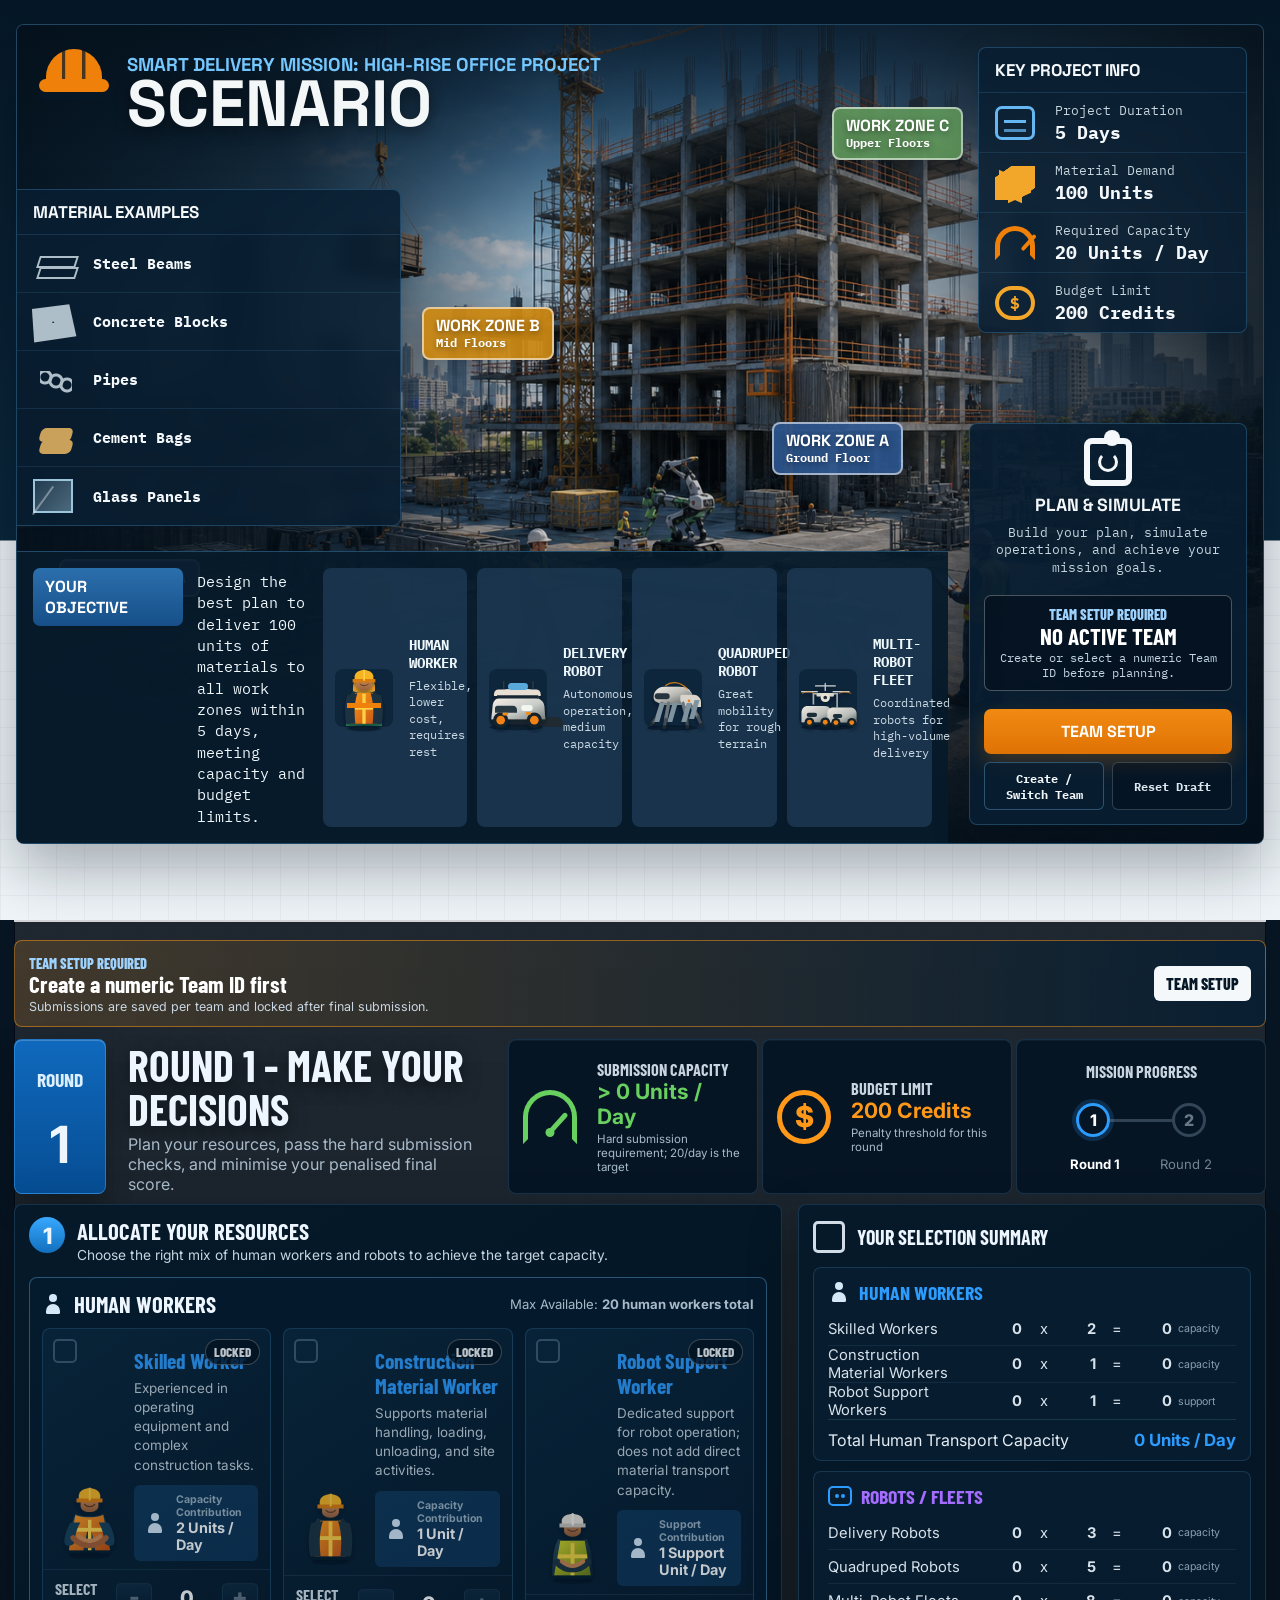
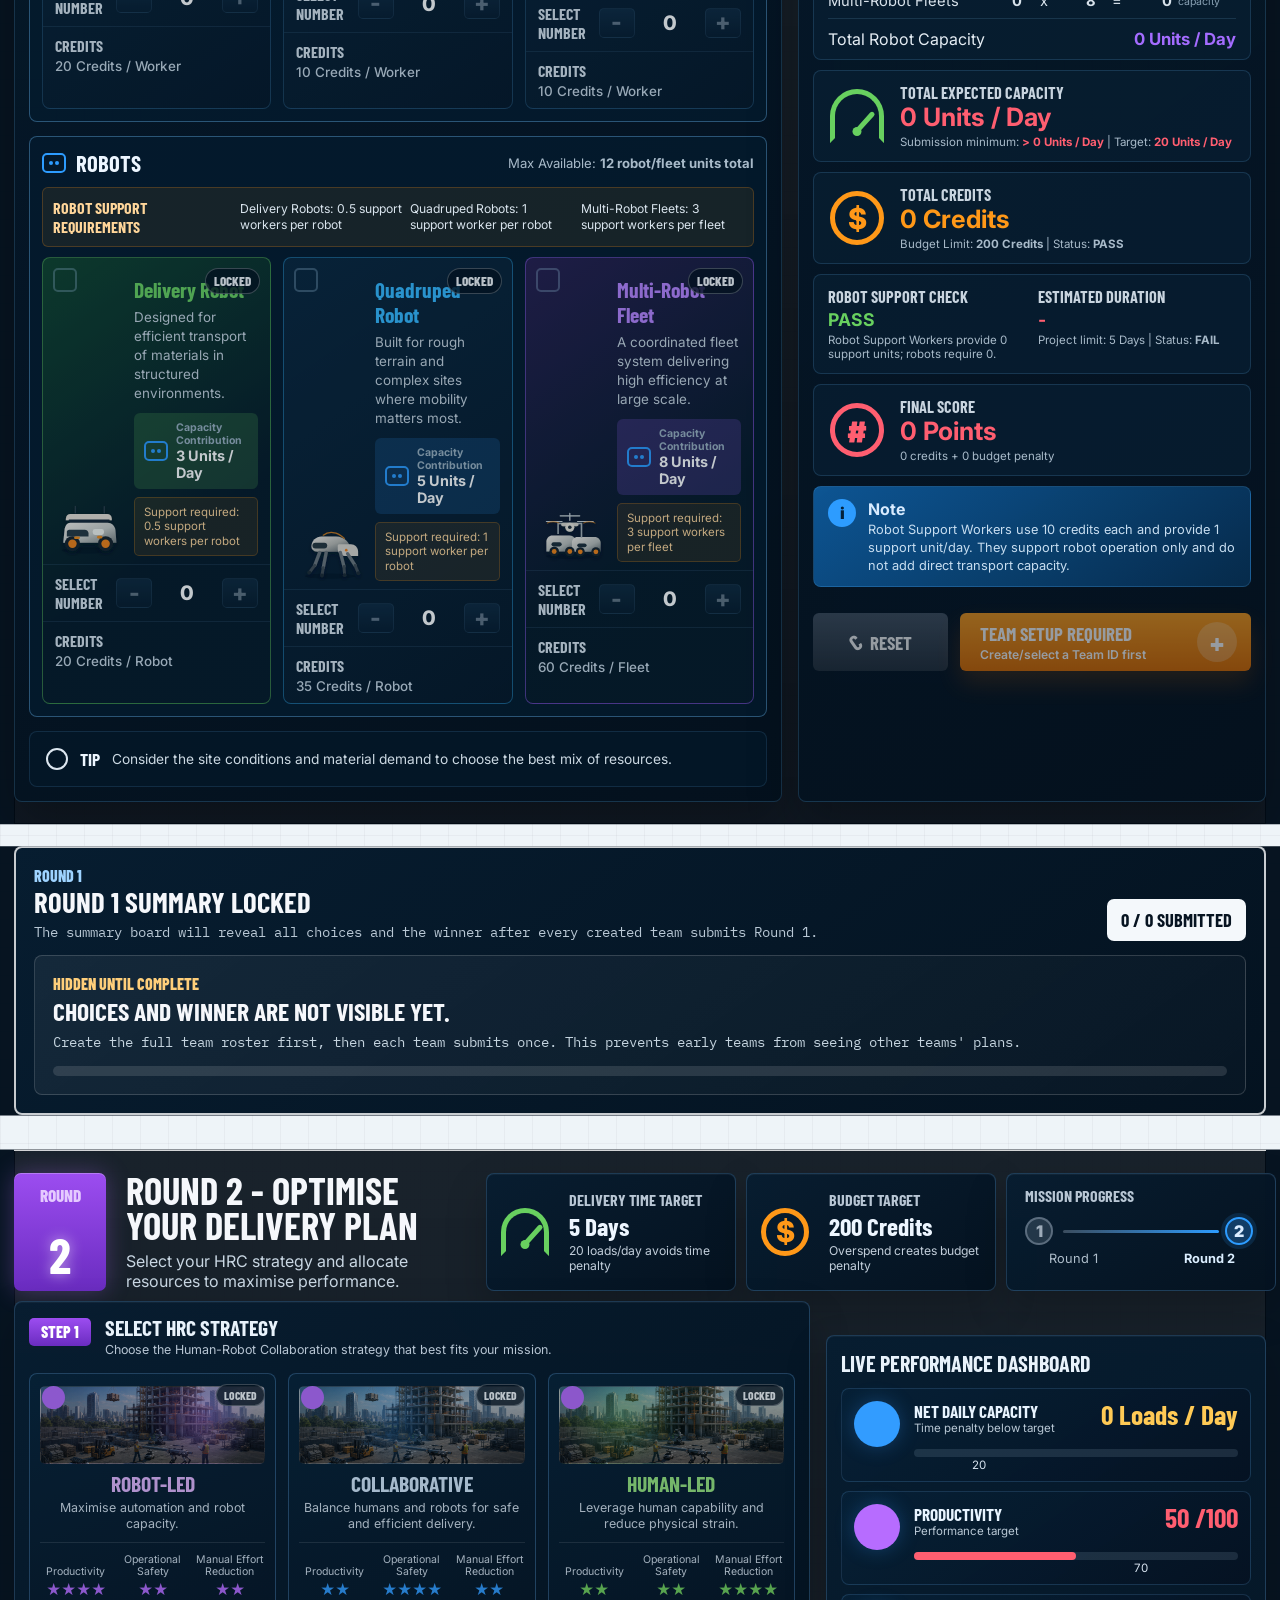
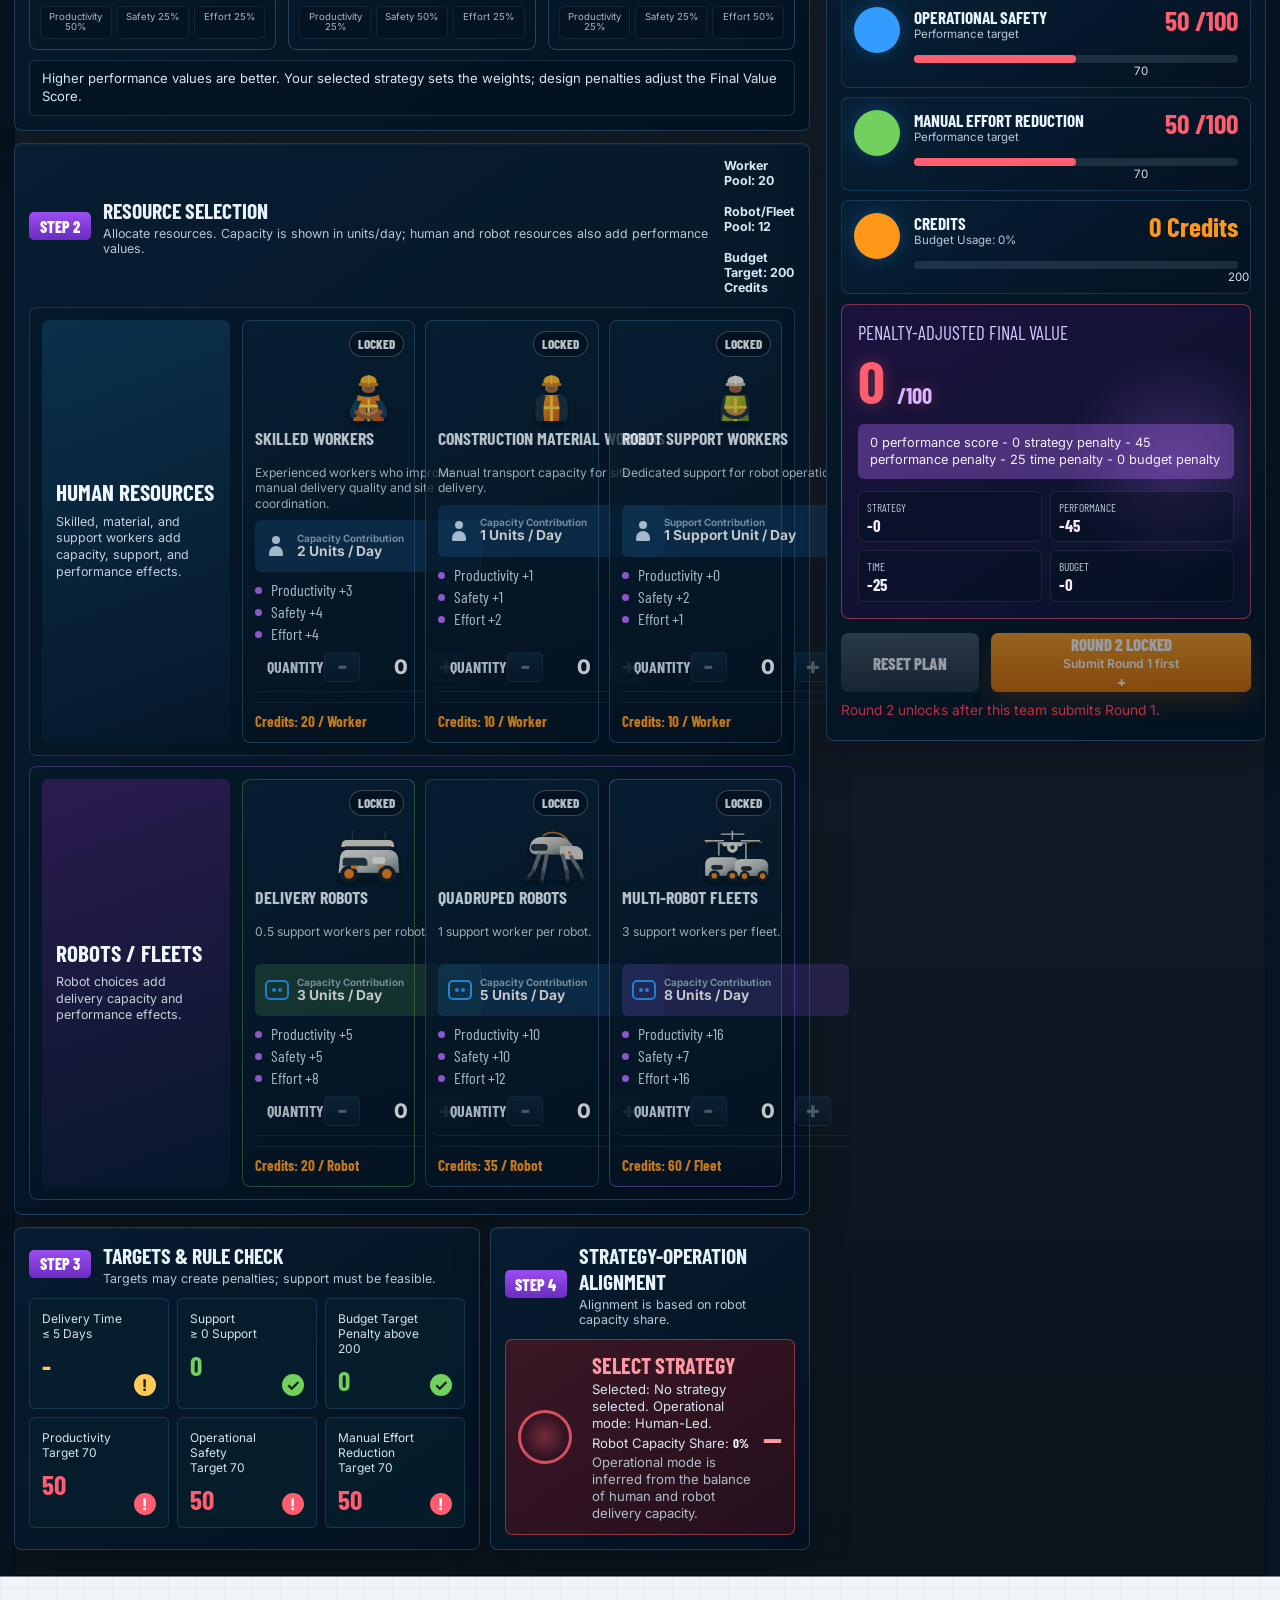
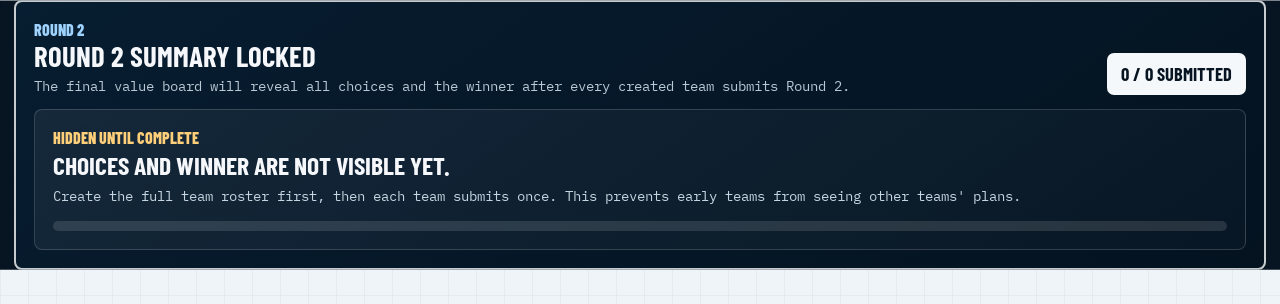
<file: index.html>
<!DOCTYPE html>
<html lang="en">
  <head>
    <meta charset="UTF-8" />
    <meta name="viewport" content="width=device-width, initial-scale=1.0" />
    <title>Construction Site of the Future</title>
    <link rel="preconnect" href="https://fonts.googleapis.com" />
    <link rel="preconnect" href="https://fonts.gstatic.com" crossorigin />
    <link
      href="https://fonts.googleapis.com/css2?family=Barlow+Condensed:wght@500;600;700&family=IBM+Plex+Mono:wght@400;500&family=Inter:wght@400;500;600;700&family=Space+Grotesk:wght@400;500;700&display=swap"
      rel="stylesheet"
    />
    <link rel="stylesheet" href="./styles.css?v=16" />
  </head>
  <body>
    <div class="app-shell">
      <header class="scenario-hero">
        <div class="scenario-visual" aria-label="High-rise construction logistics scenario">
          <img src="./assets/scenario-site.png" alt="High-rise office construction site with humans, robots, storage materials, and work zones" />
          <div class="scenario-shade"></div>

          <div class="scenario-title">
            <div class="hardhat-mark" aria-hidden="true"></div>
            <div>
              <p class="scenario-kicker">Smart Delivery Mission: High-Rise Office Project</p>
              <h1>Scenario</h1>
            </div>
          </div>

          <aside class="material-info" aria-label="Material examples">
            <h2>Material Examples</h2>
            <div class="material-row"><span class="material-beams"></span><strong>Steel Beams</strong></div>
            <div class="material-row"><span class="material-blocks"></span><strong>Concrete Blocks</strong></div>
            <div class="material-row"><span class="material-pipes"></span><strong>Pipes</strong></div>
            <div class="material-row"><span class="material-bags"></span><strong>Cement Bags</strong></div>
            <div class="material-row"><span class="material-glass"></span><strong>Glass Panels</strong></div>
          </aside>

          <div class="map-label storage-label">Storage Area</div>
          <div class="map-label zone-a-label">Work Zone A <span>Ground Floor</span></div>
          <div class="map-label zone-b-label">Work Zone B <span>Mid Floors</span></div>
          <div class="map-label zone-c-label">Work Zone C <span>Upper Floors</span></div>

          <aside class="project-info" aria-label="Key project information">
            <h2>Key Project Info</h2>
            <div class="info-row">
              <span class="info-symbol calendar-symbol" aria-hidden="true"></span>
              <div><span>Project Duration</span><strong>5 Days</strong></div>
            </div>
            <div class="info-row">
              <span class="info-symbol box-symbol" aria-hidden="true"></span>
              <div><span>Material Demand</span><strong>100 Units</strong></div>
            </div>
            <div class="info-row">
              <span class="info-symbol gauge-symbol" aria-hidden="true"></span>
              <div><span>Required Capacity</span><strong>20 Units / Day</strong></div>
            </div>
            <div class="info-row">
              <span class="info-symbol credit-symbol" aria-hidden="true"></span>
              <div><span>Budget Limit</span><strong>200 Credits</strong></div>
            </div>
          </aside>

          <div class="objective-ribbon">
            <div class="objective-copy">
              <strong>Your Objective</strong>
              <p>Design the best plan to deliver 100 units of materials to all work zones within 5 days, meeting capacity and budget limits.</p>
            </div>
            <div class="resource-preview" aria-label="Resource examples">
              <article>
                <span class="worker-figure image-figure" aria-hidden="true"><img src="./assets/worker-general.svg" alt="" /></span>
                <div><strong>Human Worker</strong><p>Flexible, lower cost, requires rest</p></div>
              </article>
              <article>
                <span class="cart-figure image-figure" aria-hidden="true"><img src="./assets/robot-delivery.svg" alt="" /></span>
                <div><strong>Delivery Robot</strong><p>Autonomous operation, medium capacity</p></div>
              </article>
              <article>
                <span class="quad-figure image-figure" aria-hidden="true"><img src="./assets/robot-quadruped.svg" alt="" /></span>
                <div><strong>Quadruped Robot</strong><p>Great mobility for rough terrain</p></div>
              </article>
              <article>
                <span class="fleet-figure image-figure" aria-hidden="true"><img src="./assets/robot-fleet.svg" alt="" /></span>
                <div><strong>Multi-Robot Fleet</strong><p>Coordinated robots for high-volume delivery</p></div>
              </article>
            </div>
          </div>

          <div class="plan-card">
            <div class="plan-icon" aria-hidden="true"></div>
            <strong>Plan &amp; Simulate</strong>
            <p>Build your plan, simulate operations, and achieve your mission goals.</p>
            <div class="active-team-card" id="active-team-card"></div>
            <a class="start-button" id="start-planning" href="./team.html">Start Planning</a>
            <div class="scenario-actions" aria-label="Scenario actions">
              <a class="button ghost" href="./team.html">Create / Switch Team</a>
              <button class="button ghost" id="reset-scenario" type="button">Reset Draft</button>
            </div>
          </div>
        </div>
      </header>
    </div>

    <main class="round-app" id="planning-workspace">
      <section class="workshop-team-banner" id="workshop-team-banner"></section>

      <header class="round-header">
        <div class="round-badge">
          <span>Round</span>
          <strong>1</strong>
        </div>
        <div class="round-title">
          <h1>Round 1 - Make Your Decisions</h1>
          <p>Plan your resources, pass the hard submission checks, and minimise your penalised final score.</p>
        </div>

        <section class="header-metric capacity-target" aria-label="Capacity target">
          <span class="metric-icon gauge-icon" aria-hidden="true"></span>
          <div>
            <small>Submission Capacity</small>
            <strong>&gt; 0 Units / Day</strong>
            <p>Hard submission requirement; 20/day is the target</p>
          </div>
        </section>

        <section class="header-metric budget-limit" aria-label="Budget limit">
          <span class="metric-icon coin-icon" aria-hidden="true"></span>
          <div>
            <small>Budget Limit</small>
            <strong>200 Credits</strong>
            <p>Penalty threshold for this round</p>
          </div>
        </section>

        <section class="mission-progress" aria-label="Mission progress">
          <small>Mission Progress</small>
          <div class="progress-steps">
            <span class="step active">1</span>
            <i></i>
            <span class="step">2</span>
          </div>
          <div class="step-labels">
            <strong>Round 1</strong>
            <span>Round 2</span>
          </div>
        </section>
      </header>

      <section class="decision-layout">
        <section class="resource-panel" aria-label="Allocate your resources">
          <div class="section-heading">
            <span class="section-step">1</span>
            <div>
              <h2>Allocate Your Resources</h2>
              <p>Choose the right mix of human workers and robots to achieve the target capacity.</p>
            </div>
          </div>

          <section class="resource-group">
            <div class="group-heading">
              <div>
                <span class="group-icon human-icon" aria-hidden="true"></span>
                <h3>Human Workers</h3>
              </div>
              <p>Max Available: <strong id="human-limit-label">20 human workers total</strong></p>
            </div>
            <div class="resource-grid" id="human-resource-grid"></div>
          </section>

          <section class="resource-group">
            <div class="group-heading">
              <div>
                <span class="group-icon robot-icon" aria-hidden="true"></span>
                <h3>Robots</h3>
              </div>
              <p>Max Available: <strong id="robot-limit-label">12 robot/fleet units total</strong></p>
            </div>
            <div class="support-rules" aria-label="Robot support requirements">
              <strong>Robot Support Requirements</strong>
              <span>Delivery Robots: 0.5 support workers per robot</span>
              <span>Quadruped Robots: 1 support worker per robot</span>
              <span>Multi-Robot Fleets: 3 support workers per fleet</span>
            </div>
            <div class="resource-grid" id="robot-resource-grid"></div>
          </section>

          <div class="tip-row">
            <span class="tip-icon" aria-hidden="true"></span>
            <strong>Tip</strong>
            <p>Consider the site conditions and material demand to choose the best mix of resources.</p>
          </div>
        </section>

        <aside class="summary-panel" aria-label="Your selection summary">
          <div class="summary-heading">
            <span class="summary-icon" aria-hidden="true"></span>
            <h2>Your Selection Summary</h2>
          </div>

          <div id="selection-summary"></div>

          <section class="result-card total-capacity" id="capacity-card"></section>
          <section class="result-card total-cost" id="cost-card"></section>
          <section class="support-card" id="support-card"></section>
          <section class="result-card final-score-card" id="final-score-card"></section>

          <div class="note-card">
            <span class="note-icon">i</span>
            <div>
              <strong>Note</strong>
              <p>Robot Support Workers use 10 credits each and provide 1 support unit/day. They support robot operation only and do not add direct transport capacity.</p>
            </div>
          </div>

          <div class="action-row">
            <button class="button reset-button" id="reset-round" type="button">
              <span aria-hidden="true">C</span>
              Reset
            </button>
            <button class="button confirm-button" id="confirm-round" type="button">
              <span>
                Confirm &amp; Calculate
                <small>Check Round 1 feasibility</small>
              </span>
              <b aria-hidden="true">+</b>
            </button>
          </div>

          <div class="confirmation-message" id="confirmation-message" role="status"></div>
        </aside>
      </section>
    </main>

    <section class="submission-board" id="round1-summary-board" aria-label="Round 1 submission summary"></section>

    <main class="round2-app" id="round-2-workspace">
      <header class="round2-header">
        <div class="round2-badge">
          <span>Round</span>
          <strong>2</strong>
        </div>
        <div class="round2-title">
          <h1>Round 2 - Optimise Your Delivery Plan</h1>
          <p>Select your HRC strategy and allocate resources to maximise performance.</p>
        </div>

        <section class="round2-top-card">
          <span class="metric-icon gauge-icon" aria-hidden="true"></span>
          <div>
            <small>Delivery Time Target</small>
            <strong>5 Days</strong>
            <p>20 loads/day avoids time penalty</p>
          </div>
        </section>

        <section class="round2-top-card">
          <span class="metric-icon coin-icon" aria-hidden="true"></span>
          <div>
            <small>Budget Target</small>
            <strong>200 Credits</strong>
            <p>Overspend creates budget penalty</p>
          </div>
        </section>

        <section class="round2-progress">
          <small>Mission Progress</small>
          <div class="progress-steps">
            <span class="step">1</span>
            <i></i>
            <span class="step active">2</span>
          </div>
          <div class="step-labels">
            <span>Round 1</span>
            <strong>Round 2</strong>
          </div>
        </section>
      </header>

      <section class="round2-layout">
        <div class="round2-main">
          <section class="round2-panel">
            <div class="round2-step-title strategy-step-title">
              <span>Step 1</span>
              <div>
                <h2>Select HRC Strategy</h2>
                <p>Choose the Human-Robot Collaboration strategy that best fits your mission.</p>
              </div>
            </div>
            <div class="strategy-card-grid" id="round2-strategy-grid"></div>
            <div class="strategy-note">Higher performance values are better. Your selected strategy sets the weights; design penalties adjust the Final Value Score.</div>
          </section>

          <section class="round2-panel">
            <div class="round2-step-title inline">
              <span>Step 2</span>
              <div>
                <h2>Resource Selection</h2>
                <p>Allocate resources. Capacity is shown in units/day; human and robot resources also add performance values.</p>
              </div>
              <div class="round2-availability">
                <b>Worker Pool: 20</b>
                <b>Robot/Fleet Pool: 12</b>
                <b>Budget Target: 200 Credits</b>
              </div>
            </div>
            <div class="round2-resource-grid" id="round2-resource-grid"></div>
          </section>

          <section class="round2-bottom-grid">
            <section class="round2-panel">
              <div class="round2-step-title inline">
                <span>Step 3</span>
                <div>
                  <h2>Targets &amp; Rule Check</h2>
                  <p>Targets may create penalties; support must be feasible.</p>
                </div>
              </div>
              <div class="constraint-grid" id="round2-constraints"></div>
            </section>

            <section class="round2-panel">
              <div class="round2-step-title inline">
                <span>Step 4</span>
                <div>
                  <h2>Strategy-Operation Alignment</h2>
                  <p>Alignment is based on robot capacity share.</p>
                </div>
              </div>
              <div class="alignment-card" id="round2-alignment"></div>
            </section>
          </section>
        </div>

        <aside class="round2-dashboard">
          <h2>Live Performance Dashboard</h2>
          <div id="round2-dashboard-metrics"></div>
          <section class="final-value-card" id="round2-final-value"></section>
          <div class="round2-actions">
            <button class="round2-reset" id="reset-round2" type="button">Reset Plan</button>
            <button class="round2-confirm" id="confirm-round2" type="button">
              <span>Confirm &amp; Calculate<small>See Round 2 Results</small></span>
              <b aria-hidden="true">+</b>
            </button>
          </div>
          <div class="confirmation-message" id="round2-confirmation" role="status"></div>
        </aside>
      </section>
    </main>

    <section class="submission-board round2-board" id="round2-summary-board" aria-label="Round 2 submission summary"></section>

    <script src="./database-config.js?v=2"></script>
    <script src="./database.js?v=2"></script>
    <script src="./app.js?v=22"></script>
  </body>
</html>
</file>
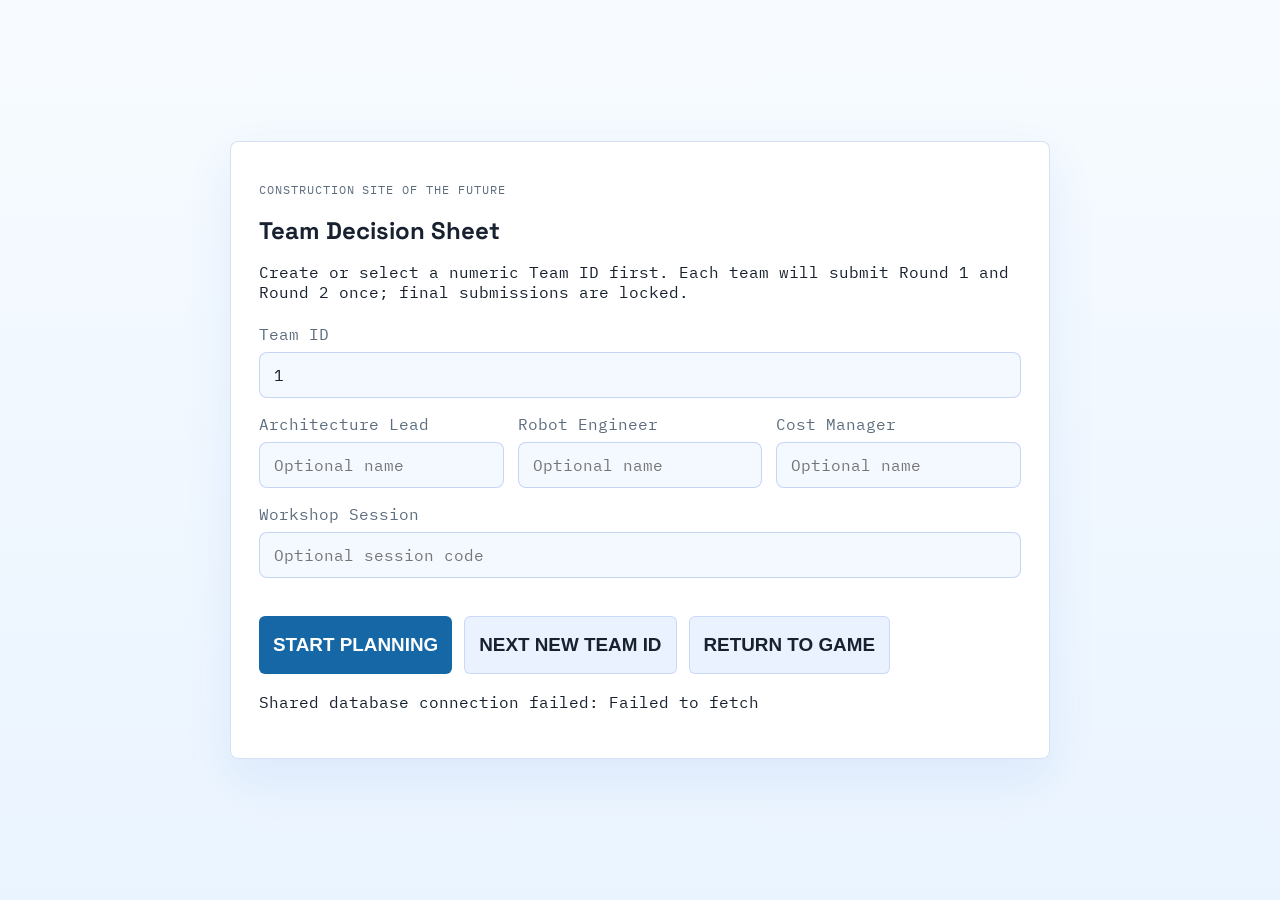
<file: team.html>
<!DOCTYPE html>
<html lang="en">
  <head>
    <meta charset="UTF-8" />
    <meta name="viewport" content="width=device-width, initial-scale=1.0" />
    <title>Team Decision Sheet | Construction Site of the Future</title>
    <link rel="preconnect" href="https://fonts.googleapis.com" />
    <link rel="preconnect" href="https://fonts.gstatic.com" crossorigin />
    <link
      href="https://fonts.googleapis.com/css2?family=Space+Grotesk:wght@400;500;700&family=IBM+Plex+Mono:wght@400;500&display=swap"
      rel="stylesheet"
    />
    <link rel="stylesheet" href="./styles.css" />
    <style>
      body {
        min-height: 100vh;
        display: grid;
        place-items: center;
        margin: 0;
        background: linear-gradient(180deg, #f7fbff 0%, #eaf4ff 100%);
        color: var(--ink);
      }

      .team-setup-page {
        width: min(820px, calc(100% - 32px));
        margin: 0 auto;
        padding: 32px 0;
      }

      .team-setup-card {
        padding: 28px;
        border: 1px solid rgba(31, 90, 204, 0.18);
        background: rgba(255, 255, 255, 0.96);
        box-shadow: 0 20px 50px rgba(31, 90, 204, 0.08);
      }

      .decision-sheet-title {
        margin: 0;
        font-family: "Space Grotesk", sans-serif;
      }

      .team-setup-form {
        display: grid;
        gap: 16px;
        margin-top: 22px;
      }

      .team-setup-form label {
        display: grid;
        gap: 8px;
        color: var(--muted);
      }

      .team-setup-form input {
        width: 100%;
        border: 1px solid rgba(31, 90, 204, 0.22);
        border-radius: 8px;
        background: #f4f8ff;
        color: var(--ink);
        padding: 12px 14px;
        font: inherit;
      }

      .role-grid {
        display: grid;
        grid-template-columns: repeat(3, minmax(0, 1fr));
        gap: 14px;
      }

      .team-setup-actions {
        display: flex;
        gap: 12px;
        flex-wrap: wrap;
        margin-top: 22px;
      }

      .team-setup-actions .button.primary {
        background: var(--accent);
        color: #fff;
      }

      .team-setup-actions .button.ghost {
        background: rgba(233, 241, 255, 0.92);
        color: var(--ink);
        border: 1px solid rgba(31, 90, 204, 0.16);
      }

      .team-feedback,
      .created-teams {
        margin-top: 18px;
      }

      .created-team-list {
        display: grid;
        gap: 8px;
        margin-top: 10px;
      }

      .created-team-row {
        display: flex;
        justify-content: space-between;
        gap: 12px;
        align-items: center;
        border: 1px solid var(--line);
        border-radius: 8px;
        padding: 10px 12px;
        background: var(--panel-strong);
      }

      .created-team-actions {
        display: flex;
        gap: 8px;
        flex-wrap: wrap;
        justify-content: flex-end;
      }

      @media (max-width: 720px) {
        .role-grid {
          grid-template-columns: 1fr;
        }
      }
    </style>
  </head>
  <body>
    <main class="team-setup-page">
      <section class="panel team-setup-card">
        <div class="panel-head">
          <p class="panel-kicker">Construction Site of the Future</p>
          <h1 class="decision-sheet-title">Team Decision Sheet</h1>
        </div>

        <p class="microcopy">
          Create or select a numeric Team ID first. Each team will submit Round 1 and Round 2 once; final submissions are locked.
        </p>

        <form id="team-form" class="team-setup-form">
          <label>
            Team ID
            <input id="team-id" type="number" min="1" step="1" placeholder="1" required />
          </label>

          <div class="role-grid">
            <label>
              Architecture Lead
              <input id="architecture-lead" type="text" placeholder="Optional name" />
            </label>

            <label>
              Robot Engineer
              <input id="robot-engineer" type="text" placeholder="Optional name" />
            </label>

            <label>
              Cost Manager
              <input id="cost-manager" type="text" placeholder="Optional name" />
            </label>
          </div>

          <label>
            Workshop Session
            <input id="session-id" type="text" placeholder="Optional session code" />
          </label>

          <div class="team-setup-actions">
            <button class="button primary" type="submit">Start Planning</button>
            <button id="new-team" class="button ghost" type="button">Next New Team ID</button>
            <a class="button ghost" href="./index.html">Return to Game</a>
          </div>
        </form>

        <div id="team-feedback" class="team-feedback"></div>
        <div id="database-status" class="team-feedback"></div>
        <div id="created-teams" class="created-teams"></div>
      </section>
    </main>

    <script src="./database-config.js?v=2"></script>
    <script src="./database.js?v=2"></script>
    <script>
      const WORKSHOP_TEAMS_KEY = "construction-workshop-teams-v4";
      const ACTIVE_TEAM_ID_KEY = "construction-workshop-active-team-id-v4";
      const SESSION_TEAM_ID_KEY = "construction-workshop-session-team-id-v4";

      const form = document.getElementById("team-form");
      const teamIdInput = document.getElementById("team-id");
      const architectureLeadInput = document.getElementById("architecture-lead");
      const robotEngineerInput = document.getElementById("robot-engineer");
      const costManagerInput = document.getElementById("cost-manager");
      const sessionInput = document.getElementById("session-id");
      const feedbackEl = document.getElementById("team-feedback");
      const databaseStatusEl = document.getElementById("database-status");
      const createdTeamsEl = document.getElementById("created-teams");
      const newTeamButton = document.getElementById("new-team");
      let teamsCache = loadJSON(WORKSHOP_TEAMS_KEY, []);
      let lastTeamsSnapshot = JSON.stringify(teamsCache);

      function loadJSON(key, fallback) {
        try {
          const raw = localStorage.getItem(key);
          return raw ? JSON.parse(raw) : fallback;
        } catch {
          return fallback;
        }
      }

      function saveTeams(teams) {
        teamsCache = [...teams].sort((a, b) => Number(a.teamId) - Number(b.teamId));
        lastTeamsSnapshot = JSON.stringify(teamsCache);
        localStorage.setItem(WORKSHOP_TEAMS_KEY, lastTeamsSnapshot);
      }

      function getTeams() {
        return teamsCache;
      }

      function applyRemoteTeams(teams) {
        const nextTeams = [...teams].sort((a, b) => Number(a.teamId) - Number(b.teamId));
        const snapshot = JSON.stringify(nextTeams);
        if (snapshot === lastTeamsSnapshot) return false;
        teamsCache = nextTeams;
        lastTeamsSnapshot = snapshot;
        localStorage.setItem(WORKSHOP_TEAMS_KEY, snapshot);
        return true;
      }

      async function saveTeamToDatabase(team) {
        if (!window.WorkshopDatabase?.isEnabled()) {
          throw new Error("Shared database is not configured.");
        }
        await window.WorkshopDatabase.upsertTeam(team);
      }

      function renderDatabaseStatus(message, status = "info") {
        const className = status === "error" ? "warning-pill" : "role-pill";
        databaseStatusEl.innerHTML = `<div class="${className}">${message}</div>`;
      }

      function getNextTeamId() {
        const maxId = getTeams().reduce((max, team) => Math.max(max, Number(team.teamId) || 0), 0);
        return String(maxId + 1);
      }

      function collectTeamInfo(existing = {}) {
        const architectureLead = architectureLeadInput.value.trim();
        const robotEngineer = robotEngineerInput.value.trim();
        const costManager = costManagerInput.value.trim();
        return {
          ...existing,
          sessionId: sessionInput.value.trim(),
          teamId: String(Number(teamIdInput.value)),
          teamName: `Team ${Number(teamIdInput.value)}`,
          architectureLead,
          robotEngineer,
          costManager,
          participants: [architectureLead, robotEngineer, costManager].filter(Boolean).join(", "),
          createdAt: existing.createdAt || new Date().toISOString(),
          updatedAt: new Date().toISOString(),
        };
      }

      function fillExistingTeam() {
        const activeTeamId = localStorage.getItem(ACTIVE_TEAM_ID_KEY);
        const saved = getTeams().find((team) => String(team.teamId) === String(activeTeamId));
        if (!saved) return;
        teamIdInput.value = saved.teamId || "";
        architectureLeadInput.value = saved.architectureLead || "";
        robotEngineerInput.value = saved.robotEngineer || "";
        costManagerInput.value = saved.costManager || "";
        sessionInput.value = saved.sessionId || "";
        if (saved.teamId) {
          feedbackEl.innerHTML = `<div class="role-pill">Current active team: Team ${saved.teamId}</div>`;
        }
      }

      async function saveTeam(teamInfo) {
        const teams = getTeams();
        const nextTeams = [teamInfo, ...teams.filter((team) => String(team.teamId) !== String(teamInfo.teamId))].sort(
          (a, b) => Number(a.teamId) - Number(b.teamId)
        );
        saveTeams(nextTeams);
        await saveTeamToDatabase(teamInfo);
        localStorage.setItem(ACTIVE_TEAM_ID_KEY, String(teamInfo.teamId));
        try {
          sessionStorage.setItem(SESSION_TEAM_ID_KEY, String(teamInfo.teamId));
        } catch {
          // URL links still identify team pages if session storage is unavailable.
        }
      }

      function renderCreatedTeams() {
        const teams = getTeams();
        if (!teams.length) {
          createdTeamsEl.innerHTML = "";
          return;
        }
        createdTeamsEl.innerHTML = `
          <div class="panel-kicker">Created Teams</div>
          <div class="created-team-list">
            ${teams
              .map(
                (team) => `
                  <div class="created-team-row">
                    <div>
                      <strong>Team ${team.teamId}</strong>
                      <div class="microcopy">${team.architectureLead || "-"} / ${team.robotEngineer || "-"} / ${team.costManager || "-"}</div>
                      <div class="microcopy">${getTeamProgress(team)}</div>
                    </div>
                    <div class="created-team-actions">
                      <a class="button ghost" href="${getTeamGameUrl(team.teamId)}" target="_blank" rel="noopener">Open Page</a>
                      <button class="button ghost" data-team-id="${team.teamId}" type="button">Use Here</button>
                    </div>
                  </div>
                `
              )
              .join("")}
          </div>
        `;
        createdTeamsEl.querySelectorAll("[data-team-id]").forEach((button) => {
          button.addEventListener("click", () => {
            const selected = teams.find((team) => String(team.teamId) === String(button.dataset.teamId));
            if (!selected) return;
            localStorage.setItem(ACTIVE_TEAM_ID_KEY, String(selected.teamId));
            try {
              sessionStorage.setItem(SESSION_TEAM_ID_KEY, String(selected.teamId));
            } catch {
              // Ignore; URL below carries the team id.
            }
            window.location.href = getTeamGameUrl(selected.teamId);
          });
        });
      }

      function getTeamGameUrl(teamId) {
        return `./index.html?team=${encodeURIComponent(teamId)}#planning-workspace`;
      }

      function getTeamProgress(team) {
        if (team.round2Submission) return "Round 1 submitted | Round 2 submitted";
        if (team.round1Submission) return "Round 1 submitted | Round 2 open";
        return "No submissions yet";
      }

      form.addEventListener("submit", async (event) => {
        event.preventDefault();
        const numericTeamId = Number(teamIdInput.value);

        if (!Number.isInteger(numericTeamId) || numericTeamId <= 0) {
          feedbackEl.innerHTML = `<div class="warning-pill">Please enter a positive numeric Team ID.</div>`;
          return;
        }

        const existing = getTeams().find((team) => String(team.teamId) === String(numericTeamId)) || {};
        const teamInfo = collectTeamInfo(existing);
        try {
          await saveTeam(teamInfo);
        } catch (error) {
          feedbackEl.innerHTML = `<div class="warning-pill">Database save failed: ${error.message}</div>`;
          console.warn(error);
          return;
        }
        window.location.href = getTeamGameUrl(teamInfo.teamId);
      });

      newTeamButton.addEventListener("click", () => {
        teamIdInput.value = getNextTeamId();
        architectureLeadInput.value = "";
        robotEngineerInput.value = "";
        costManagerInput.value = "";
        sessionInput.value = "";
        feedbackEl.innerHTML = "";
        teamIdInput.focus();
      });

      async function startTeamSetup() {
        if (window.WorkshopDatabase?.isEnabled()) {
          try {
            const remoteTeams = await window.WorkshopDatabase.loadTeams();
            applyRemoteTeams(remoteTeams);
            renderDatabaseStatus("Shared database connected.");
          } catch (error) {
            renderDatabaseStatus(`Shared database connection failed: ${error.message}`, "error");
            console.warn(error);
          }
        } else {
          renderDatabaseStatus("Local-only mode: database config was not loaded.", "error");
        }

        if (!teamIdInput.value) {
          teamIdInput.value = getNextTeamId();
        }
        fillExistingTeam();
        renderCreatedTeams();

        window.WorkshopDatabase?.startPolling?.(
          (remoteTeams) => {
            if (applyRemoteTeams(remoteTeams)) {
              renderCreatedTeams();
            }
          },
          (error) => console.warn(error)
        );
      }

      startTeamSetup();
    </script>
  </body>
</html>
</file>
<file: styles.css>
:root {
  --bg: #eef4f8;
  --panel: rgba(255, 255, 255, 0.96);
  --panel-alt: #f6f9fb;
  --ink: #17212f;
  --muted: #5d6d7e;
  --line: rgba(23, 33, 47, 0.12);
  --accent: #1667a5;
  --accent-2: #008f7a;
  --warning: #a76a00;
  --danger: #bc3045;
  --pass: #16805f;
  --shadow: 0 16px 36px rgba(33, 48, 66, 0.1);
  --radius: 8px;
}

* {
  box-sizing: border-box;
}

body {
  margin: 0;
  min-height: 100vh;
  font-family: "IBM Plex Mono", monospace;
  color: var(--ink);
  background:
    linear-gradient(0deg, rgba(23, 33, 47, 0.04) 1px, transparent 1px),
    linear-gradient(90deg, rgba(23, 33, 47, 0.04) 1px, transparent 1px),
    linear-gradient(180deg, #061827 0%, #0a263a 540px, var(--bg) 541px, var(--bg) 100%);
  background-size: 28px 28px, 28px 28px, auto;
}

button,
input {
  font: inherit;
}

.app-shell {
  width: min(1500px, calc(100% - 32px));
  margin: 0 auto;
  padding: 24px 0 40px;
}

.scenario-hero {
  position: relative;
  margin-bottom: 18px;
}

.scenario-visual {
  position: relative;
  min-height: 820px;
  overflow: hidden;
  border: 1px solid rgba(78, 157, 212, 0.34);
  border-radius: var(--radius);
  background: #071929;
  box-shadow: 0 24px 60px rgba(0, 13, 25, 0.32);
}

.scenario-visual img {
  position: absolute;
  inset: 0;
  width: 100%;
  height: 100%;
  object-fit: cover;
}

.scenario-shade {
  position: absolute;
  inset: 0;
  background:
    linear-gradient(90deg, rgba(4, 17, 28, 0.92) 0%, rgba(4, 17, 28, 0.68) 22%, rgba(4, 17, 28, 0.08) 42%, rgba(4, 17, 28, 0.18) 69%, rgba(4, 17, 28, 0.88) 100%),
    linear-gradient(180deg, rgba(3, 15, 25, 0.72) 0%, rgba(3, 15, 25, 0.08) 28%, rgba(3, 15, 25, 0.08) 62%, rgba(3, 15, 25, 0.94) 100%);
}

.scenario-title,
.mission-brief,
.project-info,
.material-info,
.objective-ribbon,
.plan-card,
.map-label {
  position: absolute;
  z-index: 2;
}

.scenario-title {
  top: 20px;
  left: 22px;
  display: flex;
  gap: 18px;
  align-items: flex-start;
  width: min(690px, calc(100% - 44px));
}

.scenario-title h1 {
  margin: 0;
  font-family: "Space Grotesk", sans-serif;
  font-size: clamp(3rem, 5.1vw, 5.6rem);
  line-height: 0.86;
  color: #f4f7f7;
  text-transform: uppercase;
  text-shadow: 0 4px 16px rgba(0, 0, 0, 0.48);
}

.scenario-kicker {
  margin: 8px 0 0;
  color: #75c8ff;
  font-family: "Space Grotesk", sans-serif;
  font-size: clamp(1rem, 1.45vw, 1.42rem);
  font-weight: 700;
  text-transform: uppercase;
}

.hardhat-mark {
  position: relative;
  flex: 0 0 70px;
  width: 70px;
  height: 54px;
  margin-top: 1px;
}

.hardhat-mark::before {
  content: "";
  position: absolute;
  inset: 3px 7px 14px;
  border-radius: 36px 36px 10px 10px;
  background:
    linear-gradient(90deg, transparent 28%, rgba(6, 24, 39, 0.72) 29% 34%, transparent 35% 64%, rgba(6, 24, 39, 0.72) 65% 70%, transparent 71%),
    #ef800a;
}

.hardhat-mark::after {
  content: "";
  position: absolute;
  left: 0;
  right: 0;
  bottom: 8px;
  height: 13px;
  border-radius: 999px;
  background: #ef800a;
  box-shadow: 0 8px 0 rgba(6, 24, 39, 0.74);
}

.mission-brief {
  top: 164px;
  left: 0;
  display: grid;
  gap: 12px;
  width: min(390px, 30vw);
  padding: 20px 22px 22px 18px;
  border: 1px solid rgba(84, 168, 225, 0.2);
  border-left: 0;
  background: rgba(8, 30, 49, 0.82);
  color: #f2f7fa;
  backdrop-filter: blur(8px);
}

.brief-point {
  display: grid;
  grid-template-columns: 54px 1fr;
  gap: 14px;
  align-items: center;
}

.brief-point p {
  margin: 0;
  font-size: clamp(0.86rem, 1vw, 1rem);
  line-height: 1.45;
}

.brief-icon {
  display: grid;
  place-items: center;
  width: 50px;
  height: 50px;
  border-radius: 999px;
  background: linear-gradient(180deg, #3178c1, #165994);
  color: #d9efff;
  font-weight: 700;
  box-shadow: inset 0 0 0 2px rgba(219, 240, 255, 0.16);
}

.project-info,
.material-info {
  right: 16px;
  width: min(274px, 21vw);
  border: 1px solid rgba(84, 168, 225, 0.28);
  border-radius: 8px;
  background: rgba(8, 30, 49, 0.88);
  color: #f4f8fb;
  box-shadow: 0 16px 36px rgba(0, 13, 25, 0.28);
  backdrop-filter: blur(8px);
}

.project-info {
  top: 22px;
}

.material-info {
  top: 164px;
  right: auto;
  left: 0;
  width: min(390px, 30vw);
  border-left: 0;
  border-radius: 0 8px 8px 0;
}

.project-info h2,
.material-info h2 {
  margin: 0;
  padding: 11px 16px;
  border-bottom: 1px solid rgba(117, 200, 255, 0.14);
  font-family: "Space Grotesk", sans-serif;
  font-size: 1.06rem;
  text-transform: uppercase;
}

.info-row,
.material-row {
  display: grid;
  grid-template-columns: 48px 1fr;
  gap: 12px;
  align-items: center;
  min-height: 58px;
  padding: 8px 16px;
  border-bottom: 1px solid rgba(117, 200, 255, 0.11);
}

.info-row:last-child,
.material-row:last-child {
  border-bottom: 0;
}

.info-row span:not(.info-symbol) {
  display: block;
  color: #c5d4dd;
  font-size: 0.84rem;
}

.info-row strong {
  display: block;
  margin-top: 2px;
  font-size: 1.12rem;
}

.info-symbol,
.material-row > span {
  position: relative;
  display: block;
  width: 40px;
  height: 34px;
}

.calendar-symbol {
  border: 3px solid #65b7f3;
  border-radius: 7px;
}

.calendar-symbol::before {
  content: "";
  position: absolute;
  left: 6px;
  right: 6px;
  top: 11px;
  height: 3px;
  background: #65b7f3;
  box-shadow: 0 9px 0 rgba(101, 183, 243, 0.72);
}

.box-symbol {
  background: linear-gradient(145deg, transparent 18%, #f2a62a 19% 80%, transparent 81%);
}

.box-symbol::before,
.box-symbol::after {
  content: "";
  position: absolute;
  border: 3px solid #f2a62a;
}

.box-symbol::before {
  left: 4px;
  top: 9px;
  width: 17px;
  height: 17px;
  transform: skewY(25deg);
}

.box-symbol::after {
  right: 4px;
  top: 9px;
  width: 17px;
  height: 17px;
  transform: skewY(-25deg);
}

.gauge-symbol {
  border: 5px solid #ef800a;
  border-bottom-color: transparent;
  border-radius: 44px 44px 0 0;
}

.gauge-symbol::after {
  content: "";
  position: absolute;
  left: 20px;
  bottom: 5px;
  width: 4px;
  height: 20px;
  border-radius: 999px;
  background: #ef800a;
  transform: rotate(42deg);
  transform-origin: bottom center;
}

.credit-symbol {
  border: 4px solid #f2a62a;
  border-radius: 999px;
}

.credit-symbol::after {
  content: "$";
  position: absolute;
  inset: 0;
  display: grid;
  place-items: center;
  color: #f2a62a;
  font-weight: 700;
}

.material-row strong {
  font-size: 0.94rem;
}

.material-beams::before,
.material-beams::after {
  content: "";
  position: absolute;
  left: 5px;
  width: 35px;
  height: 8px;
  border: 2px solid #aebec8;
  transform: skewX(-18deg);
}

.material-beams::before {
  top: 9px;
}

.material-beams::after {
  top: 20px;
}

.material-blocks {
  background:
    linear-gradient(90deg, #aebec8 0 48%, transparent 49% 52%, #aebec8 53%),
    linear-gradient(#aebec8 0 48%, transparent 49% 52%, #aebec8 53%);
  border: 2px solid #aebec8;
  transform: perspective(70px) rotateX(15deg) rotateZ(-8deg);
}

.material-pipes::before {
  content: "";
  position: absolute;
  left: 7px;
  top: 8px;
  width: 32px;
  height: 22px;
  background:
    radial-gradient(circle at 5px 6px, transparent 0 4px, #aebec8 5px 7px, transparent 8px),
    radial-gradient(circle at 16px 10px, transparent 0 4px, #aebec8 5px 7px, transparent 8px),
    radial-gradient(circle at 27px 14px, transparent 0 4px, #aebec8 5px 7px, transparent 8px);
}

.material-bags::before,
.material-bags::after {
  content: "";
  position: absolute;
  left: 7px;
  width: 32px;
  height: 14px;
  border-radius: 5px;
  background: #c9a15a;
  transform: skewX(-16deg);
}

.material-bags::before {
  top: 7px;
}

.material-bags::after {
  top: 19px;
}

.material-glass {
  border: 2px solid #9cc5db;
  background: linear-gradient(135deg, rgba(156, 197, 219, 0.18), rgba(156, 197, 219, 0.46));
}

.material-glass::after {
  content: "";
  position: absolute;
  left: 7px;
  top: 2px;
  width: 2px;
  height: 35px;
  background: rgba(255, 255, 255, 0.36);
  transform: rotate(36deg);
}

.map-label {
  display: grid;
  gap: 2px;
  width: max-content;
  max-width: 190px;
  padding: 9px 12px;
  border: 2px solid rgba(255, 255, 255, 0.56);
  border-radius: 8px;
  color: #fff;
  font-family: "Space Grotesk", sans-serif;
  font-weight: 700;
  text-transform: uppercase;
  line-height: 1.02;
  text-shadow: 0 2px 6px rgba(0, 0, 0, 0.42);
  box-shadow: 0 8px 20px rgba(0, 13, 25, 0.24);
}

.map-label span {
  font-family: "IBM Plex Mono", monospace;
  font-size: 0.78rem;
  text-transform: none;
}

.storage-label {
  left: 42px;
  bottom: 246px;
  background: rgba(84, 73, 154, 0.88);
}

.zone-a-label {
  right: 360px;
  bottom: 368px;
  background: rgba(45, 87, 145, 0.9);
}

.zone-b-label {
  left: 32.5%;
  top: 282px;
  background: rgba(207, 137, 18, 0.92);
}

.zone-c-label {
  right: 300px;
  top: 82px;
  background: rgba(95, 150, 92, 0.92);
}

.objective-ribbon {
  left: 0;
  right: 315px;
  bottom: 0;
  display: grid;
  grid-template-columns: minmax(260px, 0.95fr) minmax(560px, 2.1fr);
  gap: 14px;
  align-items: stretch;
  min-height: 142px;
  padding: 16px;
  border-top: 1px solid rgba(84, 168, 225, 0.34);
  background: rgba(7, 27, 44, 0.94);
}

.objective-copy {
  display: grid;
  grid-template-columns: 150px 1fr;
  gap: 14px;
  align-items: start;
  color: #fff;
}

.objective-copy > strong {
  display: inline-grid;
  place-items: center;
  min-height: 38px;
  padding: 8px 12px;
  border-radius: 7px;
  background: linear-gradient(180deg, #2b6fad, #164f88);
  font-family: "Space Grotesk", sans-serif;
  text-transform: uppercase;
}

.objective-copy p {
  margin: 3px 0 0;
  color: #eff7fb;
  line-height: 1.45;
  font-size: 0.92rem;
}

.resource-preview {
  display: grid;
  grid-template-columns: repeat(4, minmax(0, 1fr));
  gap: 10px;
}

.resource-preview article {
  display: grid;
  grid-template-columns: 64px 1fr;
  gap: 10px;
  align-items: center;
  min-width: 0;
  padding: 12px;
  border-radius: 8px;
  background: rgba(30, 60, 85, 0.78);
  color: #eef7fb;
}

.resource-preview strong {
  display: block;
  margin-bottom: 5px;
  font-size: 0.88rem;
  text-transform: uppercase;
}

.resource-preview p {
  margin: 0;
  color: #cbd9e3;
  font-size: 0.78rem;
  line-height: 1.32;
}

.worker-figure,
.forklift-figure,
.fleet-figure,
.cart-figure,
.quad-figure {
  position: relative;
  display: block;
  width: 58px;
  height: 58px;
  border-radius: 8px;
  background: rgba(7, 27, 44, 0.52);
}

.worker-figure img,
.forklift-figure img,
.fleet-figure img,
.cart-figure img,
.quad-figure img {
  position: absolute;
  inset: -6px;
  width: calc(100% + 12px);
  height: calc(100% + 12px);
  object-fit: contain;
  object-position: center bottom;
}

.image-figure::before,
.image-figure::after {
  content: none;
}

.worker-figure::before {
  content: "";
  position: absolute;
  left: 18px;
  top: 7px;
  width: 22px;
  height: 22px;
  border-radius: 999px 999px 8px 8px;
  background: #f2a62a;
  box-shadow: 0 21px 0 7px #2f8f64;
}

.worker-figure::after {
  content: "";
  position: absolute;
  left: 12px;
  top: 34px;
  width: 34px;
  height: 5px;
  background: #ef800a;
}

.forklift-figure::before {
  content: "";
  position: absolute;
  left: 8px;
  bottom: 13px;
  width: 33px;
  height: 24px;
  border-radius: 5px;
  background: #d38312;
  box-shadow: 5px 18px 0 -4px #202a31, 26px 18px 0 -4px #202a31;
}

.forklift-figure::after {
  content: "";
  position: absolute;
  right: 8px;
  top: 10px;
  width: 5px;
  height: 39px;
  background: #aebec8;
  box-shadow: 9px 33px 0 #aebec8;
}

.cart-figure::before {
  content: "";
  position: absolute;
  left: 8px;
  top: 20px;
  width: 42px;
  height: 22px;
  border-radius: 12px 12px 8px 8px;
  background: #d9e5eb;
  box-shadow: 7px 22px 0 -6px #202a31, 30px 22px 0 -6px #202a31;
}

.cart-figure::after {
  content: "";
  position: absolute;
  left: 19px;
  top: 14px;
  width: 20px;
  height: 7px;
  border-radius: 999px;
  background: #5aa9db;
}

.quad-figure::before {
  content: "";
  position: absolute;
  left: 11px;
  top: 18px;
  width: 37px;
  height: 18px;
  border-radius: 12px;
  background: #d9e5eb;
}

.quad-figure::after {
  content: "";
  position: absolute;
  left: 13px;
  top: 34px;
  width: 5px;
  height: 19px;
  background: #7f939f;
  box-shadow: 13px 0 0 #7f939f, 27px 0 0 #7f939f, 34px -3px 0 #7f939f;
  transform: skewX(-16deg);
}

.plan-card {
  right: 16px;
  bottom: 18px;
  display: grid;
  justify-items: center;
  gap: 8px;
  width: 278px;
  min-height: 0;
  padding: 14px;
  border: 1px solid rgba(84, 168, 225, 0.28);
  border-radius: 8px;
  background: rgba(8, 30, 49, 0.92);
  color: #f4f8fb;
  text-align: center;
  box-shadow: 0 16px 36px rgba(0, 13, 25, 0.26);
}

.plan-card strong {
  font-family: "Space Grotesk", sans-serif;
  font-size: 1.1rem;
  text-transform: uppercase;
}

.plan-card p {
  margin: 0;
  color: #c5d4dd;
  font-size: 0.82rem;
  line-height: 1.35;
}

.plan-icon {
  position: relative;
  width: 48px;
  height: 48px;
  border: 6px solid #f4f8fb;
  border-radius: 8px;
}

.plan-icon::before {
  content: "";
  position: absolute;
  inset: 8px;
  border: 3px solid #f4f8fb;
  border-top-color: transparent;
  border-radius: 50%;
}

.plan-icon::after {
  content: "";
  position: absolute;
  top: -14px;
  left: 14px;
  width: 16px;
  height: 16px;
  border-radius: 999px;
  background: #f4f8fb;
}

.start-button {
  display: inline-flex;
  align-items: center;
  justify-content: center;
  width: 100%;
  min-height: 45px;
  border-radius: 7px;
  background: linear-gradient(180deg, #f18a13, #df7204);
  color: #fff;
  font-family: "Space Grotesk", sans-serif;
  font-weight: 700;
  text-decoration: none;
  text-transform: uppercase;
  box-shadow: 0 10px 22px rgba(239, 128, 10, 0.24);
}

.scenario-actions {
  display: grid;
  grid-template-columns: repeat(2, minmax(0, 1fr));
  gap: 8px;
  width: 100%;
}

.scenario-actions .button.ghost {
  min-height: 34px;
  padding: 7px 8px;
  color: #f4f8fb;
  background: rgba(8, 30, 49, 0.76);
  border-color: rgba(117, 200, 255, 0.32);
  font-size: 0.78rem;
}

.scenario-actions .button.ghost:last-child {
  color: #dbe7ef;
  background: rgba(3, 16, 29, 0.52);
  border-color: rgba(255, 255, 255, 0.18);
}

.topbar,
.panel {
  border: 1px solid var(--line);
  border-radius: var(--radius);
  background: var(--panel);
  box-shadow: var(--shadow);
}

.topbar {
  display: flex;
  justify-content: space-between;
  gap: 24px;
  align-items: flex-start;
  padding: 26px;
  margin-bottom: 18px;
}

.topbar h1,
.panel h2,
.panel h3 {
  margin: 0;
  font-family: "Space Grotesk", sans-serif;
  letter-spacing: 0;
}

.topbar h1 {
  max-width: 760px;
  font-size: clamp(2rem, 4vw, 4.4rem);
  line-height: 1;
}

.topbar-actions,
.workspace,
.resource-controls,
.progress-list,
.checks-list {
  display: grid;
  gap: 14px;
}

.topbar-actions {
  grid-template-columns: repeat(2, max-content);
  align-items: start;
}

.eyebrow,
.panel-kicker,
.brief-item span,
.kpi-card span,
.resource-meta,
.team-tab small {
  text-transform: uppercase;
  letter-spacing: 0.08em;
  font-size: 0.75rem;
  color: var(--muted);
}

.button,
.icon-button {
  border: 0;
  border-radius: 8px;
  cursor: pointer;
  transition: transform 140ms ease, box-shadow 140ms ease, background 140ms ease;
}

.button:hover,
.icon-button:hover,
.team-tab:hover,
.strategy-option:hover {
  transform: translateY(-1px);
}

.button {
  display: inline-flex;
  align-items: center;
  justify-content: center;
  min-height: 42px;
  padding: 10px 14px;
  text-decoration: none;
}

.button.ghost {
  color: var(--ink);
  background: #e7eef4;
  border: 1px solid var(--line);
}

.panel {
  padding: 18px;
}

.panel-head {
  display: grid;
  gap: 6px;
  margin-bottom: 16px;
}

.project-brief {
  display: grid;
  grid-template-columns: minmax(0, 1fr) minmax(420px, 0.9fr);
  gap: 22px;
  align-items: center;
}

.project-brief h2 {
  font-size: clamp(1.45rem, 2vw, 2.2rem);
  line-height: 1.08;
}

.brief-grid {
  display: grid;
  grid-template-columns: repeat(4, minmax(0, 1fr));
  gap: 10px;
}

.brief-item {
  display: grid;
  gap: 6px;
  min-height: 90px;
  padding: 14px;
  border-radius: 8px;
  border: 1px solid var(--line);
  background: var(--panel-alt);
}

.brief-item strong {
  font-size: 1.15rem;
}

.team-tabs {
  display: grid;
  grid-template-columns: repeat(3, minmax(0, 1fr));
  gap: 12px;
}

.team-tab {
  display: grid;
  gap: 6px;
  min-height: 112px;
  padding: 14px;
  border: 1px solid var(--line);
  border-radius: 8px;
  background: #fff;
  color: var(--ink);
  text-align: left;
  cursor: pointer;
}

.team-tab.active {
  border-color: rgba(22, 103, 165, 0.48);
  box-shadow: 0 0 0 3px rgba(22, 103, 165, 0.12);
}

.team-tab strong {
  font-family: "Space Grotesk", sans-serif;
  font-size: 1.2rem;
}

.winner-chip {
  width: fit-content;
  padding: 4px 7px;
  border-radius: 6px;
  background: rgba(22, 128, 95, 0.12);
  color: var(--pass);
  font-size: 0.72rem;
}

.dashboard-grid {
  display: grid;
  grid-template-columns: minmax(360px, 0.86fr) minmax(0, 1.14fr);
  gap: 18px;
  align-items: stretch;
}

.controls-panel,
.site-panel {
  min-height: 100%;
}

.control-heading {
  display: flex;
  justify-content: space-between;
  gap: 12px;
  align-items: center;
  margin-bottom: 10px;
}

.control-heading span {
  color: var(--muted);
}

.strategy-options {
  display: grid;
  grid-template-columns: repeat(3, minmax(0, 1fr));
  gap: 8px;
}

.strategy-option {
  display: grid;
  gap: 7px;
  min-height: 90px;
  padding: 12px;
  border: 1px solid var(--line);
  border-radius: 8px;
  background: var(--panel-alt);
  color: var(--ink);
  text-align: left;
  cursor: pointer;
}

.strategy-option.selected {
  border-color: rgba(0, 143, 122, 0.48);
  background: rgba(0, 143, 122, 0.08);
}

.strategy-option span {
  font-weight: 700;
}

.strategy-option small {
  color: var(--muted);
  line-height: 1.45;
}

.resource-controls {
  margin-top: 16px;
}

.resource-row {
  display: grid;
  grid-template-columns: minmax(0, 1fr) 138px;
  gap: 16px;
  align-items: center;
  padding: 14px;
  border: 1px solid var(--line);
  border-radius: 8px;
  background: #fff;
}

.resource-row p {
  margin: 6px 0 8px;
  color: var(--muted);
  line-height: 1.45;
}

.stepper {
  display: grid;
  grid-template-columns: 34px minmax(46px, 1fr) 34px;
  gap: 7px;
  align-items: center;
}

.icon-button {
  width: 34px;
  height: 34px;
  color: var(--ink);
  background: #dfe9f0;
}

.stepper input {
  width: 100%;
  height: 38px;
  border: 1px solid var(--line);
  border-radius: 8px;
  background: #f9fbfc;
  color: var(--ink);
  text-align: center;
}

.site-visual {
  display: grid;
  gap: 16px;
}

.site-map {
  display: grid;
  grid-template-columns: minmax(120px, 0.8fr) minmax(180px, 1fr) minmax(160px, 0.9fr);
  gap: 18px;
  align-items: center;
  min-height: 260px;
  padding: 18px;
  border: 1px solid var(--line);
  border-radius: 8px;
  background:
    linear-gradient(90deg, rgba(22, 103, 165, 0.08), transparent 40%),
    #f7fafb;
}

.storage-zone,
.work-zones {
  display: grid;
  gap: 12px;
  min-height: 190px;
  padding: 14px;
  border-radius: 8px;
  border: 1px dashed rgba(23, 33, 47, 0.22);
  background: #fff;
}

.storage-zone span,
.work-zones span,
.crew-icon-title {
  font-weight: 700;
}

.material-stack {
  display: grid;
  grid-template-columns: repeat(3, 34px);
  gap: 8px;
  align-content: center;
}

.material-stack i {
  width: 34px;
  height: 26px;
  border-radius: 4px;
  background: linear-gradient(180deg, #cad7df, #9fb0bc);
  border: 1px solid rgba(23, 33, 47, 0.16);
}

.flow-lane {
  position: relative;
  height: 90px;
  border-top: 3px solid rgba(22, 103, 165, 0.28);
  border-bottom: 3px solid rgba(22, 103, 165, 0.12);
}

.flow-lane::before,
.flow-lane::after {
  content: "";
  position: absolute;
  top: 50%;
  width: 12px;
  height: 12px;
  border-top: 3px solid rgba(22, 103, 165, 0.45);
  border-right: 3px solid rgba(22, 103, 165, 0.45);
}

.flow-lane::before {
  left: 0;
  transform: translateY(-50%) rotate(45deg);
}

.flow-lane::after {
  right: 0;
  transform: translateY(-50%) rotate(45deg);
}

.flow-lane b {
  position: absolute;
  top: calc(50% - 5px);
  left: 0;
  width: 10px;
  height: 10px;
  border-radius: 999px;
  background: var(--accent);
  animation: material-flow 3.2s linear infinite;
  animation-delay: calc(var(--dot) * -0.34s);
}

.flow-fast .flow-lane b {
  animation-duration: 1.8s;
}

.flow-slow .flow-lane b {
  animation-duration: 4.2s;
}

.flow-paused .flow-lane b {
  animation-play-state: paused;
  opacity: 0.32;
}

@keyframes material-flow {
  from {
    left: 0;
  }
  to {
    left: calc(100% - 10px);
  }
}

.zone-grid {
  display: grid;
  grid-template-columns: repeat(2, minmax(0, 1fr));
  gap: 8px;
}

.zone-grid i {
  min-height: 56px;
  display: grid;
  place-items: center;
  border-radius: 8px;
  background: #e9f1f5;
  color: var(--muted);
  font-style: normal;
}

.fleet-yard {
  display: grid;
  grid-template-columns: repeat(4, minmax(0, 1fr));
  gap: 10px;
}

.crew-icon-group {
  display: grid;
  gap: 9px;
  min-height: 98px;
  padding: 12px;
  border: 1px solid var(--line);
  border-radius: 8px;
  background: #fff;
}

.crew-icons {
  display: flex;
  gap: 5px;
  flex-wrap: wrap;
}

.crew-icons span,
.extra-count {
  display: inline-grid;
  place-items: center;
  width: 26px;
  height: 26px;
  border-radius: 6px;
  background: #dfe9f0;
  color: var(--ink);
  font-size: 0.76rem;
  font-weight: 700;
}

.basicRobots .crew-icons span {
  background: rgba(22, 103, 165, 0.16);
  color: var(--accent);
}

.advancedRobots .crew-icons span {
  background: rgba(0, 143, 122, 0.16);
  color: var(--accent-2);
}

.fleets .crew-icons span {
  background: rgba(167, 106, 0, 0.16);
  color: var(--warning);
}

.kpi-grid {
  display: grid;
  grid-template-columns: repeat(4, minmax(0, 1fr));
  gap: 12px;
}

.kpi-card {
  display: grid;
  gap: 10px;
  min-height: 118px;
  padding: 16px;
  border: 1px solid var(--line);
  border-radius: 8px;
  background: #fff;
}

.kpi-card strong {
  font-family: "Space Grotesk", sans-serif;
  font-size: clamp(1.45rem, 2vw, 2.4rem);
  line-height: 1;
}

.kpi-card.pass {
  border-color: rgba(22, 128, 95, 0.34);
}

.kpi-card.warning {
  border-color: rgba(167, 106, 0, 0.42);
}

.kpi-card.fail {
  border-color: rgba(188, 48, 69, 0.38);
}

.progress-row {
  display: grid;
  gap: 8px;
  padding: 12px;
  border: 1px solid var(--line);
  border-radius: 8px;
  background: #fff;
}

.progress-label {
  display: flex;
  justify-content: space-between;
  gap: 12px;
  align-items: center;
}

.progress-label span {
  color: var(--muted);
}

.progress-track {
  height: 12px;
  overflow: hidden;
  border-radius: 999px;
  background: #e1e9ee;
}

.progress-track span {
  display: block;
  height: 100%;
  border-radius: inherit;
  background: linear-gradient(90deg, var(--accent-2), var(--accent));
}

.progress-row.at-risk .progress-track span {
  background: linear-gradient(90deg, var(--warning), var(--danger));
}

.fit-card {
  display: grid;
  gap: 12px;
  padding: 14px;
  border: 1px solid var(--line);
  border-radius: 8px;
  background: #fff;
}

.fit-card.pass {
  border-color: rgba(22, 128, 95, 0.34);
}

.fit-card.warning {
  border-color: rgba(167, 106, 0, 0.42);
}

.fit-card p {
  margin: 4px 0 0;
  color: var(--muted);
}

.share-meter {
  position: relative;
  height: 18px;
  border-radius: 999px;
  background:
    linear-gradient(90deg, rgba(22, 128, 95, 0.18) 0 35%, rgba(22, 103, 165, 0.2) 35% 75%, rgba(167, 106, 0, 0.22) 75% 100%);
}

.share-meter span {
  position: absolute;
  top: -5px;
  width: 4px;
  height: 28px;
  border-radius: 999px;
  background: var(--ink);
}

.strategy-warning {
  color: var(--warning) !important;
}

.strategy-ok {
  color: var(--pass) !important;
}

.check-columns {
  display: grid;
  grid-template-columns: repeat(2, minmax(0, 1fr));
  gap: 12px;
}

.check-columns h3 {
  margin-bottom: 10px;
  font-size: 1.05rem;
}

.check-row {
  display: flex;
  justify-content: space-between;
  gap: 12px;
  align-items: center;
  min-height: 78px;
  margin-bottom: 8px;
  padding: 12px;
  border: 1px solid var(--line);
  border-radius: 8px;
  background: #fff;
}

.check-row p {
  margin: 5px 0 0;
  color: var(--muted);
  line-height: 1.35;
}

.badge {
  display: inline-flex;
  align-items: center;
  justify-content: center;
  min-width: 68px;
  padding: 6px 8px;
  border-radius: 6px;
  font-size: 0.76rem;
  font-weight: 700;
}

.badge.pass {
  background: rgba(22, 128, 95, 0.12);
  color: var(--pass);
}

.badge.fail {
  background: rgba(188, 48, 69, 0.12);
  color: var(--danger);
}

.badge.warning {
  background: rgba(167, 106, 0, 0.14);
  color: var(--warning);
}

.winner-strip {
  display: grid;
  grid-template-columns: repeat(3, minmax(0, 1fr));
  gap: 10px;
  margin-bottom: 14px;
}

.winner-strip div {
  display: grid;
  gap: 6px;
  min-height: 82px;
  padding: 14px;
  border-radius: 8px;
  background: var(--panel-alt);
  border: 1px solid var(--line);
}

.winner-strip span {
  color: var(--muted);
}

.table-wrap {
  overflow-x: auto;
}

table {
  width: 100%;
  min-width: 1120px;
  border-collapse: collapse;
}

th,
td {
  padding: 11px 10px;
  border-bottom: 1px solid var(--line);
  text-align: left;
  vertical-align: middle;
}

th {
  color: var(--muted);
  font-size: 0.75rem;
  text-transform: uppercase;
  letter-spacing: 0.06em;
  background: #f6f9fb;
}

td span {
  color: var(--muted);
}

tr.selected td {
  background: rgba(22, 103, 165, 0.06);
}

@media (max-width: 1180px) {
  .scenario-visual {
    min-height: 860px;
  }

  .mission-brief {
    width: 320px;
  }

  .project-info,
  .material-info {
    width: 260px;
  }

  .material-info {
    top: 164px;
  }

  .zone-a-label {
    right: 294px;
  }

  .zone-c-label {
    right: 284px;
  }

  .objective-ribbon {
    right: 315px;
    grid-template-columns: 1fr;
    min-height: 246px;
  }

  .plan-card {
    right: 16px;
    bottom: 10px;
  }

  .resource-preview {
    grid-template-columns: repeat(2, minmax(0, 1fr));
  }

  .project-brief,
  .dashboard-grid,
  .check-columns {
    grid-template-columns: 1fr;
  }

  .brief-grid,
  .kpi-grid,
  .fleet-yard {
    grid-template-columns: repeat(2, minmax(0, 1fr));
  }
}

@media (max-width: 760px) {
  .app-shell {
    width: min(100% - 20px, 1480px);
    padding-top: 12px;
  }

  .scenario-visual {
    display: grid;
    gap: 12px;
    min-height: 0;
    padding: 14px;
  }

  .scenario-visual img,
  .scenario-shade {
    position: absolute;
  }

  .scenario-shade {
    background:
      linear-gradient(180deg, rgba(3, 15, 25, 0.88), rgba(3, 15, 25, 0.74)),
      linear-gradient(90deg, rgba(3, 15, 25, 0.84), rgba(3, 15, 25, 0.6));
  }

  .scenario-title,
  .mission-brief,
  .project-info,
  .material-info,
  .objective-ribbon,
  .plan-card,
  .map-label,
  .scenario-actions {
    position: relative;
    inset: auto;
    width: 100%;
    max-width: none;
  }

  .scenario-title,
  .mission-brief,
  .project-info,
  .material-info,
  .objective-ribbon,
  .plan-card,
  .map-label,
  .scenario-actions {
    z-index: 2;
  }

  .scenario-title {
    align-items: center;
    gap: 12px;
  }

  .scenario-title h1 {
    font-size: clamp(2.35rem, 12vw, 4rem);
  }

  .scenario-kicker {
    font-size: 0.88rem;
  }

  .hardhat-mark {
    flex-basis: 52px;
    width: 52px;
    height: 42px;
  }

  .mission-brief,
  .project-info,
  .material-info,
  .plan-card {
    border: 1px solid rgba(84, 168, 225, 0.28);
    background: rgba(8, 30, 49, 0.88);
  }

  .mission-brief {
    padding: 16px;
  }

  .brief-point {
    grid-template-columns: 44px 1fr;
  }

  .brief-icon {
    width: 40px;
    height: 40px;
  }

  .map-label {
    justify-self: start;
    padding: 8px 10px;
  }

  .project-info h2,
  .material-info h2 {
    padding: 12px 14px;
  }

  .objective-ribbon {
    padding: 12px;
    min-height: 0;
  }

  .objective-copy,
  .resource-preview {
    grid-template-columns: 1fr;
  }

  .objective-copy > strong {
    width: 100%;
  }

  .resource-preview article {
    grid-template-columns: 56px 1fr;
  }

  .plan-card {
    min-height: 0;
  }

  .scenario-actions {
    display: grid;
    grid-template-columns: 1fr;
  }

  .topbar,
  .panel {
    padding: 14px;
  }

  .topbar,
  .topbar-actions,
  .team-tabs,
  .brief-grid,
  .strategy-options,
  .resource-row,
  .site-map,
  .kpi-grid,
  .fleet-yard,
  .winner-strip {
    grid-template-columns: 1fr;
  }

  .topbar-actions {
    width: 100%;
  }

  .button {
    width: 100%;
  }

  .topbar h1 {
    font-size: 2.2rem;
  }

  .site-map {
    min-height: 0;
  }

  .flow-lane {
    height: 60px;
    transform: rotate(90deg);
  }

  .progress-label,
  .check-row {
    align-items: flex-start;
    flex-direction: column;
  }
}


/* --- Round 1 decision workspace --- */
:root {
  --bg: #03101d;
  --panel: rgba(6, 25, 42, 0.94);
  --panel-2: rgba(7, 34, 55, 0.94);
  --line: rgba(98, 174, 230, 0.2);
  --line-strong: rgba(112, 190, 249, 0.36);
  --text: #edf6ff;
  --muted: #a8bac9;
  --blue: #2d9cff;
  --green: #68d05f;
  --orange: #ff9818;
  --purple: #9b61ff;
  --cyan: #35b8ff;
  --danger: #ff5e70;
  --radius: 8px;
}

* {
  box-sizing: border-box;
}

body {
  margin: 0;
  min-height: 100vh;
  color: var(--text);
  font-family: "Inter", system-ui, -apple-system, BlinkMacSystemFont, "Segoe UI", sans-serif;
  background:
    linear-gradient(rgba(2, 11, 21, 0.88), rgba(2, 11, 21, 0.94)),
    url("./assets/scenario-site.png") center / cover fixed,
    radial-gradient(circle at 20% 10%, rgba(45, 156, 255, 0.18), transparent 32%),
    var(--bg);
}

button,
input {
  font: inherit;
}

button {
  cursor: pointer;
}

.round-app {
  width: min(1510px, calc(100% - 28px));
  margin: 0 auto;
  padding: 8px 0 22px;
}

.round-header {
  display: grid;
  grid-template-columns: 92px minmax(330px, 1fr) 250px 250px 250px;
  gap: 4px;
  align-items: stretch;
  min-height: 94px;
}

.round-badge {
  display: grid;
  place-items: center;
  border: 1px solid rgba(64, 172, 255, 0.45);
  border-radius: var(--radius);
  background: linear-gradient(180deg, #1069bd, #064d93);
  box-shadow: inset 0 1px 0 rgba(255, 255, 255, 0.2), 0 12px 28px rgba(0, 0, 0, 0.28);
  text-transform: uppercase;
}

.round-badge span {
  margin-top: 7px;
  color: #dcefff;
  font-family: "Barlow Condensed", sans-serif;
  font-size: 1.23rem;
  font-weight: 700;
  line-height: 1;
}

.round-badge strong {
  margin-top: -18px;
  font-size: 3.2rem;
  line-height: 1;
}

.round-title {
  padding: 4px 18px 0;
}

.round-title h1,
.section-heading h2,
.group-heading h3,
.summary-heading h2,
.summary-block h3 {
  margin: 0;
  font-family: "Barlow Condensed", sans-serif;
  font-weight: 700;
  text-transform: uppercase;
  letter-spacing: 0;
}

.round-title h1 {
  font-size: clamp(2.4rem, 3.4vw, 3.7rem);
  line-height: 1;
  text-shadow: 0 4px 18px rgba(0, 0, 0, 0.56);
}

.round-title p {
  margin: 4px 0 0;
  color: var(--muted);
  font-size: 1rem;
}

.header-metric,
.mission-progress {
  display: grid;
  align-items: center;
  border: 1px solid var(--line);
  border-radius: var(--radius);
  background: rgba(5, 20, 36, 0.92);
  box-shadow: inset 0 1px 0 rgba(255, 255, 255, 0.04);
}

.header-metric {
  grid-template-columns: 62px 1fr;
  gap: 12px;
  padding: 12px 14px;
}

.header-metric small,
.mission-progress small,
.result-card small,
.support-card small {
  display: block;
  color: #c8d4df;
  font-family: "Barlow Condensed", sans-serif;
  font-size: 1.02rem;
  font-weight: 700;
  text-transform: uppercase;
}

.header-metric strong {
  display: block;
  font-size: 1.32rem;
  color: var(--green);
}

.budget-limit strong {
  color: var(--orange);
}

.header-metric p,
.result-card p,
.support-card p {
  margin: 3px 0 0;
  color: var(--muted);
  font-size: 0.72rem;
}

.metric-icon,
.result-icon {
  position: relative;
  display: block;
  width: 54px;
  height: 54px;
}

.gauge-icon {
  border: 5px solid currentColor;
  border-bottom-color: transparent;
  border-radius: 999px 999px 0 0;
  color: var(--green);
}

.gauge-icon::before {
  content: "";
  position: absolute;
  left: 50%;
  bottom: 7px;
  width: 5px;
  height: 25px;
  border-radius: 999px;
  background: currentColor;
  transform: translateX(-50%) rotate(42deg);
  transform-origin: bottom center;
}

.gauge-icon::after {
  content: "";
  position: absolute;
  left: 50%;
  bottom: 2px;
  width: 9px;
  height: 9px;
  border-radius: 50%;
  background: currentColor;
  transform: translateX(-50%);
}

.coin-icon {
  border: 5px solid var(--orange);
  border-radius: 50%;
}

.coin-icon::before {
  content: "$";
  position: absolute;
  inset: 0;
  display: grid;
  place-items: center;
  color: var(--orange);
  font-size: 1.8rem;
  font-weight: 800;
}

.score-icon {
  border: 5px solid currentColor;
  border-radius: 50%;
  color: var(--green);
}

.score-icon::before {
  content: "#";
  position: absolute;
  inset: 0;
  display: grid;
  place-items: center;
  color: currentColor;
  font-family: "Barlow Condensed", sans-serif;
  font-size: 2rem;
  font-weight: 800;
}

.mission-progress {
  justify-items: center;
  padding: 12px;
}

.progress-steps {
  display: grid;
  grid-template-columns: 34px 62px 34px;
  align-items: center;
  margin-top: 4px;
}

.progress-steps i {
  height: 3px;
  background: rgba(122, 150, 173, 0.36);
}

.step {
  display: grid;
  place-items: center;
  width: 34px;
  height: 34px;
  border: 3px solid rgba(122, 150, 173, 0.38);
  border-radius: 50%;
  color: rgba(196, 212, 224, 0.52);
  font-weight: 800;
}

.step.active {
  border-color: var(--blue);
  color: white;
  box-shadow: 0 0 0 4px rgba(45, 156, 255, 0.18);
}

.step-labels {
  display: flex;
  gap: 40px;
  color: rgba(196, 212, 224, 0.58);
  font-size: 0.82rem;
}

.step-labels strong {
  color: white;
}

.decision-layout {
  display: grid;
  grid-template-columns: minmax(760px, 1fr) 468px;
  gap: 16px;
  margin-top: 10px;
}

.resource-panel,
.summary-panel {
  border: 1px solid var(--line);
  border-radius: var(--radius);
  background: linear-gradient(145deg, rgba(5, 25, 42, 0.97), rgba(4, 17, 30, 0.98));
  box-shadow: 0 20px 50px rgba(0, 0, 0, 0.28);
}

.resource-panel {
  padding: 12px 14px 14px;
}

.summary-panel {
  padding: 12px 14px 14px;
}

.section-heading {
  display: flex;
  gap: 12px;
  align-items: flex-start;
}

.section-step {
  display: grid;
  place-items: center;
  flex: 0 0 36px;
  width: 36px;
  height: 36px;
  border-radius: 50%;
  background: linear-gradient(180deg, #38a8ff, #116fbd);
  font-size: 1.4rem;
  font-weight: 800;
}

.section-heading h2 {
  font-size: 1.42rem;
}

.section-heading p {
  margin: 2px 0 0;
  color: #c6d5e0;
  font-size: 0.86rem;
}

.resource-group {
  margin-top: 14px;
  padding: 12px;
  border: 1px solid var(--line-strong);
  border-radius: var(--radius);
  background: rgba(5, 28, 47, 0.78);
}

.group-heading {
  display: flex;
  align-items: center;
  justify-content: space-between;
  margin-bottom: 10px;
}

.group-heading > div {
  display: flex;
  align-items: center;
  gap: 10px;
}

.group-heading h3 {
  font-size: 1.42rem;
}

.group-heading p {
  margin: 0;
  color: var(--muted);
  font-size: 0.82rem;
}

.group-icon,
.mini-icon {
  position: relative;
  display: inline-block;
  flex: 0 0 auto;
}

.human-icon {
  width: 22px;
  height: 22px;
}

.human-icon::before {
  content: "";
  position: absolute;
  left: 7px;
  top: 1px;
  width: 8px;
  height: 8px;
  border-radius: 50%;
  background: #d4e8f8;
}

.human-icon::after {
  content: "";
  position: absolute;
  left: 4px;
  bottom: 1px;
  width: 14px;
  height: 10px;
  border-radius: 9px 9px 2px 2px;
  background: #d4e8f8;
}

.robot-icon {
  width: 24px;
  height: 20px;
  border: 2px solid var(--blue);
  border-radius: 5px;
}

.robot-icon::before,
.robot-icon::after {
  content: "";
  position: absolute;
  top: 6px;
  width: 4px;
  height: 4px;
  border-radius: 50%;
  background: var(--blue);
}

.robot-icon::before {
  left: 5px;
}

.robot-icon::after {
  right: 5px;
}

.resource-grid {
  display: grid;
  grid-template-columns: repeat(3, minmax(0, 1fr));
  gap: 12px;
}

.resource-card {
  position: relative;
  overflow: hidden;
  min-height: 278px;
  border: 1px solid rgba(81, 158, 216, 0.28);
  border-radius: var(--radius);
  background: linear-gradient(145deg, rgba(10, 39, 62, 0.9), rgba(6, 23, 39, 0.95));
}

.resource-card.green {
  border-color: rgba(104, 208, 95, 0.48);
  background: linear-gradient(145deg, rgba(18, 75, 45, 0.84), rgba(6, 25, 39, 0.95) 62%);
}

.resource-card.cyan {
  border-color: rgba(53, 184, 255, 0.42);
}

.resource-card.purple {
  border-color: rgba(155, 97, 255, 0.5);
  background: linear-gradient(145deg, rgba(44, 31, 83, 0.88), rgba(6, 25, 39, 0.95) 62%);
}

.select-box {
  position: absolute;
  top: 10px;
  left: 10px;
  width: 24px;
  height: 24px;
  border: 2px solid rgba(159, 196, 224, 0.34);
  border-radius: 5px;
  z-index: 2;
}

.select-box.checked {
  border-color: var(--green);
  background: rgba(104, 208, 95, 0.18);
}

.select-box.checked::after {
  content: "";
  position: absolute;
  left: 6px;
  top: 2px;
  width: 7px;
  height: 13px;
  border: solid var(--green);
  border-width: 0 3px 3px 0;
  transform: rotate(42deg);
}

.resource-main {
  display: grid;
  grid-template-columns: 34% 1fr;
  gap: 10px;
  min-height: 184px;
  padding: 12px 12px 8px;
  border-bottom: 1px solid rgba(120, 180, 225, 0.12);
}

.resource-copy h4 {
  margin: 7px 0 6px;
  color: var(--blue);
  font-family: "Barlow Condensed", sans-serif;
  font-size: 1.34rem;
  letter-spacing: 0;
}

.green .resource-copy h4 {
  color: var(--green);
}

.cyan .resource-copy h4 {
  color: var(--cyan);
}

.purple .resource-copy h4 {
  color: #b884ff;
}

.resource-copy p {
  min-height: 70px;
  margin: 0;
  color: #c7d4df;
  font-size: 0.84rem;
  line-height: 1.42;
}

.support-rule {
  margin-top: 8px;
  padding: 7px 9px;
  border: 1px solid rgba(255, 152, 24, 0.26);
  border-radius: 5px;
  background: rgba(255, 152, 24, 0.1);
  color: #ffd69a;
  font-size: 0.72rem;
  line-height: 1.25;
}

.support-rules {
  display: grid;
  grid-template-columns: 1.1fr repeat(3, minmax(0, 1fr));
  gap: 8px;
  align-items: center;
  margin-bottom: 10px;
  padding: 10px;
  border: 1px solid rgba(255, 152, 24, 0.22);
  border-radius: 6px;
  background: rgba(255, 152, 24, 0.08);
}

.support-rules strong {
  color: #ffd69a;
  font-family: "Barlow Condensed", sans-serif;
  font-size: 1rem;
  text-transform: uppercase;
}

.support-rules span {
  color: #d9e4ed;
  font-size: 0.76rem;
  line-height: 1.25;
}

.capacity-pill {
  display: grid;
  grid-template-columns: 24px 1fr;
  gap: 8px;
  align-items: center;
  min-height: 48px;
  margin-top: 10px;
  padding: 8px 10px;
  border-radius: 6px;
  background: rgba(45, 156, 255, 0.18);
}

.green .capacity-pill {
  background: rgba(104, 208, 95, 0.2);
}

.purple .capacity-pill {
  background: rgba(155, 97, 255, 0.22);
}

.capacity-pill small {
  display: block;
  color: #9ab0c0;
  font-size: 0.66rem;
}

.capacity-pill span:last-child {
  color: white;
  font-weight: 700;
  font-size: 0.9rem;
}

.quantity-row,
.cost-row {
  padding: 9px 12px;
}

.quantity-row {
  display: flex;
  align-items: center;
  justify-content: space-between;
  border-bottom: 1px solid rgba(120, 180, 225, 0.12);
}

.quantity-row > span,
.cost-row span {
  color: #d8e4ee;
  font-family: "Barlow Condensed", sans-serif;
  font-size: 1rem;
  font-weight: 700;
  text-transform: uppercase;
}

.stepper {
  display: grid;
  grid-template-columns: 36px 54px 36px;
  gap: 8px;
  align-items: center;
}

.stepper button {
  display: grid;
  place-items: center;
  width: 36px;
  height: 30px;
  border: 1px solid rgba(121, 180, 225, 0.28);
  border-radius: 5px;
  background: linear-gradient(180deg, rgba(27, 61, 89, 0.96), rgba(10, 31, 51, 0.96));
  color: #dfefff;
  font-size: 1.45rem;
  font-weight: 800;
  line-height: 1;
}

.stepper button:disabled {
  cursor: not-allowed;
  opacity: 0.42;
}

.stepper input {
  width: 54px;
  height: 30px;
  border: 0;
  background: transparent;
  color: white;
  font-size: 1.25rem;
  font-weight: 800;
  text-align: center;
  appearance: textfield;
}

.stepper input::-webkit-outer-spin-button,
.stepper input::-webkit-inner-spin-button {
  margin: 0;
  appearance: none;
}

.cost-row {
  color: #c7d6e2;
  font-size: 0.84rem;
}

.cost-row span,
.cost-row strong {
  display: block;
}

.cost-row strong {
  margin-top: 3px;
  font-weight: 500;
}

.resource-visual {
  position: relative;
  align-self: end;
  height: 156px;
}

.resource-image {
  position: absolute;
  inset: 0;
  width: 100%;
  height: 100%;
  object-fit: contain;
  object-position: center bottom;
}

.worker .head {
  position: absolute;
  left: 50%;
  top: 24px;
  width: 40px;
  height: 44px;
  border-radius: 45% 45% 42% 42%;
  background: #c98545;
  transform: translateX(-50%);
}

.worker .helmet {
  position: absolute;
  left: 50%;
  top: 14px;
  z-index: 2;
  width: 56px;
  height: 30px;
  border-radius: 34px 34px 9px 9px;
  background: #f2a51f;
  transform: translateX(-50%);
}

.operator .helmet {
  background: #e6e1d7;
}

.worker .body {
  position: absolute;
  left: 50%;
  top: 66px;
  width: 66px;
  height: 86px;
  border-radius: 20px 20px 6px 6px;
  background: #24465f;
  transform: translateX(-50%);
}

.worker .vest {
  position: absolute;
  left: 50%;
  top: 70px;
  width: 72px;
  height: 76px;
  clip-path: polygon(18% 0, 82% 0, 100% 100%, 0 100%);
  background:
    linear-gradient(90deg, transparent 41%, #f7c942 42% 55%, transparent 56%),
    linear-gradient(115deg, transparent 40%, #f7c942 41% 47%, transparent 48%),
    linear-gradient(245deg, transparent 40%, #f7c942 41% 47%, transparent 48%),
    #e56f15;
  transform: translateX(-50%);
}

.operator .vest {
  background:
    linear-gradient(90deg, transparent 41%, #f7c942 42% 55%, transparent 56%),
    linear-gradient(115deg, transparent 40%, #f7c942 41% 47%, transparent 48%),
    linear-gradient(245deg, transparent 40%, #f7c942 41% 47%, transparent 48%),
    #263e4d;
}

.worker .arm {
  position: absolute;
  top: 86px;
  width: 20px;
  height: 66px;
  border-radius: 999px;
  background: #b76d3d;
}

.worker .arm.left {
  left: 18px;
  transform: rotate(22deg);
}

.worker .arm.right {
  right: 18px;
  transform: rotate(-22deg);
}

.delivery .cart-top {
  position: absolute;
  left: 28px;
  top: 38px;
  width: 100px;
  height: 14px;
  border-radius: 10px;
  background: #d9d3c9;
  box-shadow: 0 10px 0 rgba(7, 21, 31, 0.8);
}

.delivery .cart-body {
  position: absolute;
  left: 36px;
  top: 78px;
  width: 88px;
  height: 52px;
  border-radius: 12px;
  background: linear-gradient(180deg, #eef1ee, #adb4ad);
}

.delivery .cart-body::before {
  content: "";
  position: absolute;
  left: 14px;
  top: 18px;
  width: 18px;
  height: 9px;
  border-radius: 8px;
  background: #1d2e36;
}

.wheel {
  position: absolute;
  top: 121px;
  width: 25px;
  height: 25px;
  border: 5px solid #f27613;
  border-radius: 50%;
  background: #172430;
}

.wheel.left {
  left: 42px;
}

.wheel.right {
  right: 24px;
}

.quadruped .bot-body {
  position: absolute;
  left: 34px;
  top: 58px;
  width: 88px;
  height: 35px;
  border-radius: 28px;
  background: linear-gradient(135deg, #d5d0c8, #7c858a);
}

.quadruped .bot-head {
  position: absolute;
  right: 16px;
  top: 66px;
  width: 36px;
  height: 24px;
  border-radius: 12px;
  background: #c7c4bd;
}

.leg {
  position: absolute;
  width: 12px;
  height: 66px;
  border-radius: 999px;
  background: #66727a;
  transform-origin: top center;
}

.l1 {
  left: 44px;
  top: 86px;
  transform: rotate(14deg);
}

.l2 {
  left: 69px;
  top: 88px;
  transform: rotate(-10deg);
}

.l3 {
  right: 51px;
  top: 86px;
  transform: rotate(10deg);
}

.l4 {
  right: 27px;
  top: 86px;
  transform: rotate(-14deg);
}

.fleet-unit {
  position: absolute;
  width: 58px;
  height: 44px;
  border-radius: 10px;
  background: linear-gradient(180deg, #e9ece7, #aab1aa);
}

.fleet-unit.one {
  left: 20px;
  top: 88px;
}

.fleet-unit.two {
  left: 82px;
  top: 92px;
}

.fleet-unit.three {
  left: 52px;
  top: 42px;
}

.rotor {
  position: absolute;
  width: 66px;
  height: 4px;
  border-radius: 999px;
  background: #bcc8cc;
}

.r1 {
  left: 15px;
  top: 36px;
}

.r2 {
  right: 12px;
  top: 36px;
}

.tip-row {
  display: flex;
  align-items: center;
  gap: 12px;
  min-height: 56px;
  margin-top: 14px;
  padding: 10px 16px;
  border: 1px solid rgba(90, 161, 215, 0.16);
  border-radius: var(--radius);
  background: rgba(5, 24, 41, 0.76);
}

.tip-icon {
  width: 22px;
  height: 22px;
  border: 2px solid #dce6ef;
  border-radius: 50%;
}

.tip-row strong {
  font-family: "Barlow Condensed", sans-serif;
  font-size: 1.1rem;
  text-transform: uppercase;
}

.tip-row p {
  margin: 0;
  color: #cbd8e2;
  font-size: 0.86rem;
}

.summary-heading {
  display: flex;
  align-items: center;
  gap: 12px;
  min-height: 40px;
  margin-bottom: 10px;
}

.summary-heading h2 {
  font-size: 1.25rem;
}

.summary-icon {
  width: 32px;
  height: 32px;
  border: 3px solid #d2dce6;
  border-radius: 5px;
}

.summary-block,
.result-card,
.support-card,
.note-card {
  border: 1px solid rgba(92, 165, 219, 0.2);
  border-radius: var(--radius);
  background: rgba(8, 31, 50, 0.76);
}

.summary-block {
  margin-top: 10px;
  padding: 12px 14px 10px;
}

.summary-block h3 {
  display: flex;
  align-items: center;
  gap: 9px;
  margin-bottom: 8px;
  color: var(--blue);
  font-size: 1.24rem;
}

.robot-block h3 {
  color: #a46cff;
}

.summary-row {
  display: grid;
  grid-template-columns: minmax(0, 1fr) 42px 20px 42px 20px 44px 58px;
  gap: 6px;
  align-items: center;
  min-height: 34px;
  border-bottom: 1px solid rgba(120, 180, 225, 0.1);
  color: #d7e1ea;
  font-size: 0.92rem;
}

.summary-row:last-child {
  border-bottom: 0;
}

.summary-row strong,
.summary-row b,
.summary-row em {
  text-align: right;
  font-style: normal;
}

.summary-row small {
  color: #88a0b3;
  font-size: 0.66rem;
}

.summary-total {
  display: flex;
  align-items: center;
  justify-content: space-between;
  padding-top: 10px;
  border-top: 1px solid rgba(120, 180, 225, 0.16);
  color: #e5edf4;
}

.summary-total strong {
  color: var(--blue);
  font-size: 1.05rem;
}

.robot-block .summary-total strong {
  color: #a46cff;
}

.result-card {
  display: grid;
  grid-template-columns: 58px 1fr;
  gap: 12px;
  align-items: center;
  min-height: 88px;
  margin-top: 10px;
  padding: 12px 16px;
}

.result-card strong {
  display: block;
  color: white;
  font-size: 1.58rem;
}

.total-capacity.pass strong,
.total-capacity.pass .capacity-target-value,
.total-capacity .minimum-pass {
  color: var(--green);
}

.total-capacity.fail strong,
.total-capacity.fail .capacity-target-value {
  color: var(--danger);
}

.total-capacity .minimum-fail {
  color: var(--danger);
}

.total-cost.pass strong {
  color: var(--orange);
}

.total-cost.fail strong {
  color: var(--danger);
}

.final-score-card.pass strong,
.final-score-card.pass .score-icon {
  color: var(--green);
}

.final-score-card.warning strong,
.final-score-card.warning .score-icon {
  color: #ffca55;
}

.final-score-card.fail strong,
.final-score-card.fail .score-icon {
  color: var(--danger);
}

.support-card {
  display: grid;
  grid-template-columns: 1fr 1fr;
  gap: 12px;
  margin-top: 10px;
  padding: 12px 14px;
}

.support-card strong {
  display: block;
  margin-top: 3px;
  font-size: 1.1rem;
}

.support-card.pass strong {
  color: var(--green);
}

.support-card.fail strong {
  color: var(--danger);
}

.support-card .duration-check.pass strong {
  color: var(--green);
}

.support-card .duration-check.fail strong {
  color: var(--danger);
}

.note-card {
  display: grid;
  grid-template-columns: 30px 1fr;
  gap: 10px;
  align-items: start;
  margin-top: 10px;
  padding: 12px 14px;
  background: linear-gradient(145deg, rgba(16, 102, 176, 0.8), rgba(7, 47, 82, 0.86));
}

.note-icon {
  display: grid;
  place-items: center;
  width: 28px;
  height: 28px;
  border-radius: 50%;
  background: #2d9cff;
  color: #04213a;
  font-weight: 900;
}

.note-card strong {
  color: #d8ebff;
}

.note-card p {
  margin: 2px 0 0;
  color: #c7ddf0;
  font-size: 0.8rem;
  line-height: 1.38;
}

.action-row {
  display: grid;
  grid-template-columns: 135px 1fr;
  gap: 12px;
  margin-top: 26px;
}

.button {
  min-height: 58px;
  border: 0;
  border-radius: 6px;
  color: white;
  font-family: "Barlow Condensed", sans-serif;
  font-size: 1.18rem;
  font-weight: 700;
  text-transform: uppercase;
}

.reset-button {
  display: flex;
  align-items: center;
  justify-content: center;
  gap: 10px;
  background: linear-gradient(180deg, #465464, #26313d);
}

.reset-button span {
  font-size: 1.35rem;
  transform: rotate(-35deg);
}

.confirm-button {
  display: flex;
  align-items: center;
  justify-content: space-between;
  padding: 0 14px 0 20px;
  background: linear-gradient(180deg, #ff9f1d, #e26f00);
  box-shadow: 0 12px 24px rgba(226, 111, 0, 0.24);
}

.confirm-button span {
  display: grid;
  justify-items: start;
}

.confirm-button small {
  margin-top: 2px;
  font-family: "Inter", sans-serif;
  font-size: 0.76rem;
  font-weight: 600;
  text-transform: none;
}

.confirm-button b {
  display: grid;
  place-items: center;
  width: 40px;
  height: 40px;
  border-radius: 50%;
  background: rgba(255, 255, 255, 0.22);
  font-size: 2rem;
  line-height: 1;
}

.confirmation-message {
  min-height: 24px;
  margin-top: 10px;
  color: var(--muted);
  font-size: 0.86rem;
}

.confirmation-message.pass {
  color: var(--green);
}

.confirmation-message.fail {
  color: var(--danger);
}

@media (max-width: 1260px) {
  .round-header {
    grid-template-columns: 92px 1fr 220px 220px;
  }

  .mission-progress {
    grid-column: 1 / -1;
    min-height: 82px;
  }

  .decision-layout {
    grid-template-columns: 1fr;
  }
}

@media (max-width: 880px) {
  .round-app {
    width: min(100% - 16px, 760px);
  }

  .round-header {
    grid-template-columns: 82px 1fr;
  }

  .header-metric,
  .mission-progress {
    grid-column: 1 / -1;
  }

  .resource-grid {
    grid-template-columns: 1fr;
  }

  .support-rules {
    grid-template-columns: 1fr;
  }

  .resource-card {
    min-height: 250px;
  }

  .action-row,
  .support-card {
    grid-template-columns: 1fr;
  }
}

@media (max-width: 560px) {
  .round-header {
    grid-template-columns: 1fr;
  }

  .round-title {
    padding: 6px 0;
  }

  .round-badge {
    width: 90px;
    min-height: 86px;
  }

  .resource-main {
    grid-template-columns: 112px 1fr;
  }

  .summary-row {
    grid-template-columns: minmax(0, 1fr) 30px 14px 30px 14px 34px;
    font-size: 0.78rem;
  }

  .summary-row small {
    display: none;
  }
}


/* Round 1 workspace is appended after the restored scenario intro. */
.round-app {
  --bg: #03101d;
  --panel: rgba(6, 25, 42, 0.94);
  --panel-2: rgba(7, 34, 55, 0.94);
  --line: rgba(98, 174, 230, 0.2);
  --line-strong: rgba(112, 190, 249, 0.36);
  --text: #edf6ff;
  --muted: #a8bac9;
  --blue: #2d9cff;
  --green: #68d05f;
  --orange: #ff9818;
  --purple: #9b61ff;
  --cyan: #35b8ff;
  --danger: #ff5e70;
  color: var(--text);
  font-family: "Inter", system-ui, -apple-system, BlinkMacSystemFont, "Segoe UI", sans-serif;
  scroll-margin-top: 12px;
  position: relative;
  margin-top: 18px;
  padding: 18px 0 22px;
  border-top: 2px solid rgba(255, 255, 255, 0.82);
  background:
    linear-gradient(rgba(2, 11, 21, 0.88), rgba(2, 11, 21, 0.94)),
    url("./assets/scenario-site.png") center / cover fixed,
    radial-gradient(circle at 20% 10%, rgba(45, 156, 255, 0.18), transparent 32%),
    var(--bg);
  box-shadow: 0 0 0 100vmax rgba(3, 16, 29, 0.98);
  clip-path: inset(0 -100vmax);
}

.app-shell {
  font-family: "IBM Plex Mono", monospace;
}

:root {
  --bg: #eef4f8;
  --panel: rgba(255, 255, 255, 0.96);
  --panel-alt: #f6f9fb;
  --ink: #17212f;
  --muted: #5d6d7e;
  --line: rgba(23, 33, 47, 0.12);
  --accent: #1667a5;
  --accent-2: #008f7a;
  --warning: #a76a00;
  --danger: #bc3045;
  --pass: #16805f;
  --shadow: 0 16px 36px rgba(33, 48, 66, 0.1);
  --radius: 8px;
}

body {
  font-family: "IBM Plex Mono", monospace;
  color: var(--ink);
  background:
    linear-gradient(0deg, rgba(23, 33, 47, 0.04) 1px, transparent 1px),
    linear-gradient(90deg, rgba(23, 33, 47, 0.04) 1px, transparent 1px),
    linear-gradient(180deg, #061827 0%, #0a263a 540px, var(--bg) 541px, var(--bg) 100%);
  background-size: 28px 28px, 28px 28px, auto;
}

.scenario-actions .button.ghost {
  min-height: 34px;
  padding: 7px 8px;
  color: #f4f8fb;
  background: rgba(8, 30, 49, 0.76);
  border: 1px solid rgba(117, 200, 255, 0.32);
  font-family: "IBM Plex Mono", monospace;
  font-size: 0.78rem;
  text-transform: none;
}

.active-team-card {
  display: grid;
  gap: 2px;
  margin: 10px 0;
  padding: 10px 12px;
  border: 1px solid rgba(255, 255, 255, 0.28);
  border-radius: 7px;
  background: rgba(3, 16, 29, 0.68);
  color: #eaf6ff;
}

.active-team-card span,
.workshop-team-banner span {
  color: #9ed3ff;
  font-family: "Barlow Condensed", sans-serif;
  font-size: 0.9rem;
  font-weight: 800;
  text-transform: uppercase;
}

.active-team-card strong {
  color: white;
  font-family: "Barlow Condensed", sans-serif;
  font-size: 1.45rem;
  line-height: 1;
}

.active-team-card small {
  color: #c3d3df;
  font-size: 0.72rem;
}

.workshop-team-banner {
  display: flex;
  justify-content: space-between;
  gap: 14px;
  align-items: center;
  margin: 0 0 12px;
  padding: 12px 14px;
  border: 1px solid rgba(255, 255, 255, 0.28);
  border-radius: 8px;
  background: linear-gradient(90deg, rgba(45, 156, 255, 0.18), rgba(7, 30, 50, 0.9));
}

.workshop-team-banner.warning {
  border-color: rgba(255, 152, 24, 0.5);
  background: linear-gradient(90deg, rgba(255, 152, 24, 0.16), rgba(7, 30, 50, 0.9));
}

.workshop-team-banner strong,
.workshop-team-banner small {
  display: block;
}

.workshop-team-banner strong {
  color: #ffffff;
  font-family: "Barlow Condensed", sans-serif;
  font-size: 1.45rem;
  line-height: 1;
}

.workshop-team-banner small {
  margin-top: 3px;
  color: #c9d7e3;
  font-size: 0.78rem;
}

.workshop-team-banner a {
  flex: 0 0 auto;
  color: #061827;
  border-radius: 6px;
  background: #f4f8fb;
  padding: 8px 12px;
  font-family: "Barlow Condensed", sans-serif;
  font-weight: 800;
  text-decoration: none;
  text-transform: uppercase;
}

.round2-app {
  --r2-bg: #03101d;
  --r2-panel: rgba(6, 24, 42, 0.94);
  --r2-panel-2: rgba(7, 34, 55, 0.94);
  --r2-line: rgba(119, 190, 255, 0.22);
  --r2-line-strong: rgba(150, 100, 255, 0.55);
  --r2-text: #edf6ff;
  --r2-muted: #a8bac9;
  --r2-blue: #329cff;
  --r2-green: #72d15d;
  --r2-purple: #b76cff;
  --r2-orange: #ff9818;
  --r2-danger: #ff5e70;
  width: min(1510px, calc(100% - 28px));
  margin: 34px auto 24px;
  padding: 22px 0 26px;
  color: var(--r2-text);
  font-family: "Inter", system-ui, -apple-system, BlinkMacSystemFont, "Segoe UI", sans-serif;
  border-top: 2px solid rgba(255, 255, 255, 0.82);
  background:
    linear-gradient(rgba(2, 11, 21, 0.9), rgba(2, 11, 21, 0.96)),
    url("./assets/scenario-site.png") center / cover fixed,
    var(--r2-bg);
  box-shadow: 0 0 0 100vmax rgba(3, 16, 29, 0.98);
  clip-path: inset(0 -100vmax);
}

.resource-card.locked,
.strategy-card.locked,
.r2-resource-card.locked {
  opacity: 0.76;
}

.resource-card.locked::after,
.strategy-card.locked::after,
.r2-resource-card.locked::after {
  content: "Locked";
  position: absolute;
  top: 10px;
  right: 10px;
  z-index: 3;
  padding: 4px 8px;
  border: 1px solid rgba(255, 255, 255, 0.28);
  border-radius: 999px;
  color: #f4f8fb;
  background: rgba(3, 16, 29, 0.78);
  font-family: "Barlow Condensed", sans-serif;
  font-size: 0.82rem;
  font-weight: 800;
  text-transform: uppercase;
}

.strategy-card.locked::after {
  padding: 3px 7px;
  font-size: 0.72rem;
}

.submission-board {
  width: min(1510px, calc(100% - 28px));
  margin: 22px auto 34px;
  padding: 18px;
  border: 2px solid rgba(255, 255, 255, 0.78);
  border-radius: 8px;
  color: #edf6ff;
  background:
    linear-gradient(145deg, rgba(7, 29, 49, 0.96), rgba(4, 18, 32, 0.96)),
    #03101d;
  box-shadow: 0 0 0 100vmax rgba(3, 16, 29, 0.98);
  clip-path: inset(0 -100vmax);
}

.submission-board-header {
  display: flex;
  justify-content: space-between;
  gap: 16px;
  align-items: end;
  margin-bottom: 14px;
}

.submission-board-header span {
  color: #9ed3ff;
  font-family: "Barlow Condensed", sans-serif;
  font-weight: 800;
  text-transform: uppercase;
}

.submission-board-header h2 {
  margin: 2px 0 0;
  color: #f5f7fb;
  font-family: "Barlow Condensed", sans-serif;
  font-size: 1.8rem;
  line-height: 1;
  text-transform: uppercase;
}

.submission-board-header p {
  margin: 6px 0 0;
  color: #b9c8d5;
  font-size: 0.86rem;
}

.submission-board-header > strong {
  flex: 0 0 auto;
  padding: 10px 14px;
  border-radius: 7px;
  color: #071421;
  background: #f4f8fb;
  font-family: "Barlow Condensed", sans-serif;
  font-size: 1.15rem;
  text-transform: uppercase;
}

.submission-table-wrap {
  overflow-x: auto;
}

.summary-lock-card {
  display: grid;
  gap: 14px;
  padding: 18px;
  border: 1px solid rgba(255, 255, 255, 0.16);
  border-radius: 8px;
  background: linear-gradient(145deg, rgba(255, 255, 255, 0.06), rgba(255, 255, 255, 0.02));
}

.summary-lock-card small {
  display: block;
  color: #ffcf7a;
  font-family: "Barlow Condensed", sans-serif;
  font-size: 1rem;
  font-weight: 800;
  text-transform: uppercase;
}

.summary-lock-card strong {
  display: block;
  margin-top: 2px;
  color: #f5f7fb;
  font-family: "Barlow Condensed", sans-serif;
  font-size: 1.6rem;
  text-transform: uppercase;
}

.summary-lock-card p {
  margin: 6px 0 0;
  color: #c5d4df;
  font-size: 0.88rem;
  line-height: 1.45;
}

.summary-lock-meter {
  height: 10px;
  overflow: hidden;
  border-radius: 999px;
  background: rgba(255, 255, 255, 0.12);
}

.summary-lock-meter span {
  display: block;
  height: 100%;
  border-radius: inherit;
  background: linear-gradient(90deg, #2d9cff, #b76cff);
}

.submission-table {
  width: 100%;
  min-width: 860px;
  border-collapse: collapse;
  font-size: 0.84rem;
}

.submission-table th,
.submission-table td {
  border-bottom: 1px solid rgba(255, 255, 255, 0.12);
  padding: 10px;
  text-align: left;
  vertical-align: top;
}

.submission-table th {
  color: #d8ebff;
  font-family: "Barlow Condensed", sans-serif;
  font-size: 1rem;
  text-transform: uppercase;
}

.submission-table tr.winner td {
  background: rgba(104, 208, 95, 0.12);
}

.status-pass,
.status-fail {
  display: inline-block;
  min-width: 42px;
  border-radius: 999px;
  padding: 3px 8px;
  font-weight: 800;
  text-align: center;
}

.status-pass {
  color: #071421;
  background: #68d05f;
}

.status-fail {
  color: white;
  background: #ff5e70;
}

.round2-header {
  display: grid;
  grid-template-columns: 92px minmax(360px, 1fr) 250px 250px 270px;
  gap: 10px;
  align-items: stretch;
  margin-bottom: 10px;
}

.round2-badge {
  display: grid;
  place-items: center;
  min-height: 82px;
  border-radius: 7px;
  background: linear-gradient(180deg, #9c4df0, #6a2cc0);
  box-shadow: inset 0 1px 0 rgba(255, 255, 255, 0.25), 0 0 24px rgba(183, 108, 255, 0.3);
  font-family: "Barlow Condensed", sans-serif;
  text-transform: uppercase;
}

.round2-badge span {
  display: block;
  color: #e5caff;
  font-size: 1.08rem;
  font-weight: 800;
  line-height: 1;
}

.round2-badge strong {
  display: block;
  color: white;
  font-size: 3.15rem;
  line-height: 0.92;
  text-shadow: 0 0 14px rgba(255, 255, 255, 0.55);
}

.round2-title {
  align-self: center;
  padding-left: 10px;
}

.round2-title h1,
.round2-title h2 {
  margin: 0;
  color: #f5f7fb;
  font-family: "Barlow Condensed", sans-serif;
  font-size: clamp(2.1rem, 3vw, 3.05rem);
  line-height: 0.9;
  text-transform: uppercase;
  letter-spacing: 0;
}

.round2-title p {
  margin: 8px 0 0;
  color: #c9d7e3;
  font-size: 1rem;
}

.round2-top-card,
.round2-progress,
.round2-panel,
.round2-dashboard {
  border: 1px solid var(--r2-line);
  border-radius: 8px;
  background: linear-gradient(145deg, rgba(7, 29, 49, 0.96), rgba(4, 18, 32, 0.96));
  box-shadow: inset 0 1px 0 rgba(255, 255, 255, 0.04), 0 18px 40px rgba(0, 0, 0, 0.22);
}

.round2-top-card {
  display: grid;
  grid-template-columns: 58px 1fr;
  gap: 10px;
  align-items: center;
  padding: 12px 14px;
}

.round2-top-card .metric-icon {
  width: 48px;
  height: 48px;
}

.round2-top-card small,
.round2-progress small {
  display: block;
  color: #b8c6d4;
  font-family: "Barlow Condensed", sans-serif;
  font-size: 1rem;
  font-weight: 700;
  text-transform: uppercase;
}

.round2-top-card strong {
  display: block;
  margin-top: 2px;
  font-family: "Barlow Condensed", sans-serif;
  font-size: 1.58rem;
}

.round2-top-card.capacity strong {
  color: var(--r2-green);
}

.round2-top-card.budget strong {
  color: var(--r2-orange);
}

.round2-top-card p {
  margin: 2px 0 0;
  color: #c2ceda;
  font-size: 0.76rem;
}

.round2-progress {
  padding: 12px 18px;
}

.round2-progress .progress-steps {
  display: grid;
  grid-template-columns: 32px 1fr 32px;
  gap: 6px;
  align-items: center;
  margin-top: 12px;
}

.round2-progress .progress-steps i {
  height: 3px;
  border-radius: 999px;
  background: linear-gradient(90deg, rgba(157, 173, 190, 0.35), #2d9cff);
}

.round2-progress .step {
  display: grid;
  place-items: center;
  width: 28px;
  height: 28px;
  border: 2px solid rgba(157, 173, 190, 0.45);
  border-radius: 50%;
  background: rgba(157, 173, 190, 0.2);
  color: #9dabb9;
  font-weight: 900;
}

.round2-progress .step.active {
  background: rgba(45, 156, 255, 0.3);
  color: #d9ecff;
  border-color: #2d9cff;
  box-shadow: 0 0 0 4px rgba(45, 156, 255, 0.14);
}

.round2-progress .step-labels {
  display: grid;
  grid-template-columns: 1fr 1fr;
  margin-top: 6px;
  color: #aebdca;
  font-size: 0.8rem;
  text-align: center;
}

.round2-progress .step-labels strong {
  color: #dbeeff;
}

.round2-layout {
  display: grid;
  grid-template-columns: minmax(780px, 1fr) minmax(400px, 440px);
  gap: 16px;
  align-items: start;
}

.round2-main {
  display: grid;
  gap: 12px;
}

.round2-panel {
  padding: 14px;
}

.round2-step-title {
  display: grid;
  grid-template-columns: auto 1fr;
  gap: 12px;
  align-items: center;
  margin-bottom: 12px;
}

.round2-step-title.inline {
  grid-template-columns: auto auto 1fr;
}

.round2-step-title span {
  display: inline-flex;
  align-items: center;
  justify-content: center;
  min-width: 62px;
  height: 28px;
  padding: 0 10px;
  border-radius: 5px;
  background: linear-gradient(180deg, #9c4df0, #6a2cc0);
  color: white;
  font-family: "Barlow Condensed", sans-serif;
  font-size: 1rem;
  font-weight: 800;
  text-transform: uppercase;
}

.round2-step-title h2,
.round2-step-title h3 {
  margin: 0;
  color: #e8f2fb;
  font-family: "Barlow Condensed", sans-serif;
  font-size: 1.35rem;
  text-transform: uppercase;
}

.round2-step-title p {
  grid-column: 2 / -1;
  margin: -6px 0 0;
  color: #b7c5d3;
  font-size: 0.78rem;
}

.strategy-step-title {
  align-items: start;
  gap: 14px;
  margin-bottom: 14px;
}

.strategy-step-title span {
  margin-top: 2px;
}

.strategy-step-title h2 {
  line-height: 1.05;
}

.strategy-step-title p {
  margin: 4px 0 0;
  line-height: 1.35;
}

.round2-step-title.inline p {
  grid-column: auto;
  margin: 3px 0 0;
}

.round2-availability {
  justify-self: end;
  display: flex;
  flex-wrap: wrap;
  justify-content: flex-end;
  gap: 16px;
  color: #d9e7f4;
  font-size: 0.78rem;
}

.strategy-card-grid {
  display: grid;
  grid-template-columns: repeat(3, minmax(0, 1fr));
  gap: 12px;
}

.strategy-card {
  position: relative;
  display: flex;
  min-height: 242px;
  flex-direction: column;
  overflow: hidden;
  border: 1px solid rgba(95, 164, 224, 0.4);
  border-radius: 8px;
  padding: 10px;
  background: linear-gradient(160deg, rgba(7, 34, 55, 0.98), rgba(6, 20, 35, 0.98));
  cursor: pointer;
}

.strategy-card.selected {
  border-color: var(--r2-purple);
  box-shadow: inset 0 0 0 1px rgba(183, 108, 255, 0.7), 0 0 24px rgba(183, 108, 255, 0.28);
}

.strategy-card.green.selected {
  border-color: var(--r2-green);
  box-shadow: inset 0 0 0 1px rgba(114, 209, 93, 0.62), 0 0 24px rgba(114, 209, 93, 0.2);
}

.strategy-card h4 {
  position: relative;
  z-index: 1;
  margin: 0;
  text-align: center;
  color: #d8ecff;
  font-family: "Barlow Condensed", sans-serif;
  font-size: 1.35rem;
  line-height: 1;
  text-transform: uppercase;
}

.strategy-card.purple h4 {
  color: #e4b7ff;
}

.strategy-card.green h4 {
  color: #99e980;
}

.strategy-card p {
  position: relative;
  z-index: 1;
  min-height: 34px;
  margin: 5px auto 8px;
  max-width: 230px;
  color: #d5e1ec;
  font-size: 0.78rem;
  line-height: 1.28;
  text-align: center;
}

.strategy-check {
  position: absolute;
  z-index: 2;
  left: 12px;
  top: 12px;
  display: grid;
  place-items: center;
  width: 23px;
  height: 23px;
  border-radius: 50%;
  background: var(--r2-purple);
  color: white;
  font-weight: 900;
}

.strategy-visual {
  height: 78px;
  margin: 2px 0 9px;
  border-radius: 5px;
  border: 1px solid rgba(255, 255, 255, 0.08);
  background:
    linear-gradient(180deg, rgba(255, 255, 255, 0.08), rgba(0, 0, 0, 0.42)),
    url("./assets/scenario-site.png") center / cover;
}

.strategy-visual.robot-led {
  background:
    radial-gradient(circle at 72% 42%, rgba(183, 108, 255, 0.36), transparent 32%),
    linear-gradient(180deg, rgba(36, 12, 75, 0.22), rgba(0, 0, 0, 0.5)),
    url("./assets/scenario-site.png") center / cover;
}

.strategy-visual.collaborative {
  background:
    radial-gradient(circle at 44% 45%, rgba(50, 156, 255, 0.28), transparent 36%),
    linear-gradient(180deg, rgba(8, 54, 86, 0.18), rgba(0, 0, 0, 0.45)),
    url("./assets/scenario-site.png") center / cover;
}

.strategy-visual.human-led {
  background:
    radial-gradient(circle at 28% 38%, rgba(114, 209, 93, 0.32), transparent 36%),
    linear-gradient(180deg, rgba(22, 75, 36, 0.18), rgba(0, 0, 0, 0.45)),
    url("./assets/scenario-site.png") center / cover;
}

.strategy-scores {
  display: grid;
  grid-template-columns: repeat(3, minmax(0, 1fr));
  gap: 6px;
  margin-top: auto;
  border-top: 1px solid rgba(255, 255, 255, 0.12);
  padding-top: 8px;
}

.strategy-scores span {
  display: grid;
  grid-template-rows: 28px 16px;
  gap: 3px;
  align-items: end;
  justify-items: center;
  min-width: 0;
  text-align: center;
}

.strategy-scores small {
  display: flex;
  align-items: end;
  justify-content: center;
  color: #d6e2ee;
  font-size: 0.66rem;
  line-height: 1.15;
}

.strategy-scores b {
  display: block;
  color: var(--r2-purple);
  font-size: 0.92rem;
  line-height: 1;
}

.strategy-card.blue .strategy-scores b {
  color: var(--r2-blue);
}

.strategy-card.green .strategy-scores b {
  color: var(--r2-green);
}

.strategy-weights {
  display: grid;
  grid-template-columns: repeat(3, minmax(0, 1fr));
  gap: 5px;
  margin-top: 8px;
}

.strategy-weights span {
  min-width: 0;
  padding: 5px 4px;
  border: 1px solid rgba(255, 255, 255, 0.09);
  border-radius: 5px;
  color: #dbe8f4;
  background: rgba(3, 16, 29, 0.42);
  font-size: 0.6rem;
  line-height: 1.12;
  text-align: center;
}

.strategy-note {
  margin-top: 10px;
  padding: 9px 12px;
  border: 1px solid rgba(95, 164, 224, 0.22);
  border-radius: 7px;
  background: rgba(4, 18, 32, 0.68);
  color: #d7e5f2;
  font-size: 0.82rem;
  line-height: 1.35;
}

.round2-resource-grid {
  display: grid;
  gap: 10px;
}

.r2-resource-group {
  display: grid;
  grid-template-columns: 188px minmax(0, 1fr);
  gap: 12px;
  align-items: stretch;
  padding: 12px;
  border: 1px solid rgba(95, 164, 224, 0.22);
  border-radius: 8px;
  background: linear-gradient(145deg, rgba(5, 25, 42, 0.76), rgba(3, 15, 28, 0.72));
}

.r2-resource-group.robot {
  border-color: rgba(183, 108, 255, 0.28);
}

.r2-resource-group-heading {
  display: flex;
  flex-direction: column;
  justify-content: center;
  min-height: 100%;
  padding: 14px;
  border-radius: 7px;
  background: linear-gradient(160deg, rgba(13, 55, 84, 0.78), rgba(6, 24, 42, 0.88));
}

.r2-resource-group.robot .r2-resource-group-heading {
  background: linear-gradient(160deg, rgba(54, 28, 91, 0.78), rgba(6, 24, 42, 0.88));
}

.r2-resource-group-heading h4 {
  margin: 0;
  color: #eef6ff;
  font-family: "Barlow Condensed", sans-serif;
  font-size: 1.45rem;
  line-height: 1;
  text-transform: uppercase;
}

.r2-resource-group-heading p {
  margin: 9px 0 0;
  color: #bfd0df;
  font-size: 0.78rem;
  line-height: 1.35;
}

.r2-resource-card-grid {
  display: grid;
  gap: 10px;
  min-width: 0;
}

.r2-resource-group.human .r2-resource-card-grid {
  grid-template-columns: repeat(3, minmax(160px, 1fr));
}

.r2-resource-group.robot .r2-resource-card-grid {
  grid-template-columns: repeat(3, minmax(170px, 1fr));
}

.r2-resource-card {
  position: relative;
  display: grid;
  grid-template-rows: 96px auto auto auto 1fr auto auto;
  min-height: 292px;
  min-width: 0;
  padding: 12px;
  border: 1px solid rgba(95, 164, 224, 0.32);
  border-radius: 8px;
  background: linear-gradient(160deg, rgba(8, 33, 53, 0.95), rgba(5, 19, 33, 0.98));
}

.r2-resource-card.green {
  border-color: rgba(114, 209, 93, 0.38);
}

.r2-resource-card.purple {
  border-color: rgba(183, 108, 255, 0.45);
}

.r2-resource-visual {
  position: relative;
  height: 96px;
  transform: scale(0.62);
  transform-origin: center bottom;
}

.r2-resource-card h4 {
  min-height: 30px;
  margin: 0 0 6px;
  color: #eef6ff;
  font-family: "Barlow Condensed", sans-serif;
  font-size: 1.12rem;
  line-height: 1.05;
  text-transform: uppercase;
}

.r2-resource-card p {
  min-height: 32px;
  margin: 0 0 8px;
  color: #c9d7e3;
  font-size: 0.76rem;
  line-height: 1.3;
}

.r2-capacity-pill {
  min-height: 52px;
  margin: 0 0 8px;
  padding: 8px 10px;
}

.r2-capacity-pill small {
  font-size: 0.62rem;
}

.r2-capacity-pill span:last-child {
  font-size: 0.86rem;
  line-height: 1.12;
}

.r2-effects {
  display: grid;
  gap: 3px;
  align-self: start;
  min-height: 54px;
  color: #dcecff;
  font-family: "Barlow Condensed", sans-serif;
  font-size: 1rem;
}

.r2-effects span {
  padding-left: 16px;
  position: relative;
}

.r2-effects span::before {
  content: "";
  position: absolute;
  left: 0;
  top: 0.45em;
  width: 7px;
  height: 7px;
  border-radius: 50%;
  background: var(--r2-purple);
}

.r2-effects.empty {
  min-height: 0;
}

.r2-stepper {
  width: 100%;
  grid-template-columns: 42px minmax(46px, 1fr) 42px;
}

.r2-cost {
  margin-top: 10px;
  padding-top: 9px;
  border-top: 1px solid rgba(255, 255, 255, 0.08);
  color: var(--r2-orange);
  font-family: "Barlow Condensed", sans-serif;
  font-size: 0.95rem;
  font-weight: 700;
}

.round2-bottom-grid {
  display: grid;
  grid-template-columns: minmax(0, 1.45fr) minmax(320px, 0.85fr);
  gap: 10px;
}

.constraint-grid {
  display: grid;
  grid-template-columns: repeat(3, minmax(0, 1fr));
  gap: 8px;
}

.constraint-card {
  position: relative;
  min-height: 92px;
  padding: 12px 36px 12px 12px;
  border: 1px solid rgba(95, 164, 224, 0.2);
  border-radius: 6px;
  background: rgba(5, 31, 45, 0.8);
}

.constraint-card small,
.constraint-card span {
  display: block;
  color: #d6e2ee;
  font-size: 0.75rem;
}

.constraint-card strong {
  display: block;
  margin-top: 8px;
  color: var(--r2-green);
  font-family: "Barlow Condensed", sans-serif;
  font-size: 1.7rem;
}

.constraint-card.fail strong {
  color: var(--r2-danger);
}

.constraint-card.warning strong {
  color: #ffca55;
}

.constraint-card b {
  position: absolute;
  right: 12px;
  bottom: 12px;
  display: grid;
  place-items: center;
  width: 22px;
  height: 22px;
  border-radius: 50%;
  background: var(--r2-green);
  color: #092013;
}

.constraint-card.fail b {
  background: var(--r2-danger);
  color: white;
}

.constraint-card.warning b {
  background: #ffca55;
  color: #2a1800;
}

.alignment-card {
  display: grid;
  grid-template-columns: 62px 1fr auto;
  gap: 12px;
  align-items: center;
  min-height: 92px;
  padding: 12px;
  border: 1px solid rgba(114, 209, 93, 0.45);
  border-radius: 7px;
  background: linear-gradient(145deg, rgba(26, 89, 34, 0.62), rgba(9, 45, 35, 0.8));
}

.alignment-card.fail {
  border-color: rgba(255, 94, 112, 0.45);
  background: linear-gradient(145deg, rgba(92, 23, 35, 0.62), rgba(43, 15, 28, 0.84));
}

.alignment-icon {
  width: 54px;
  height: 54px;
  border-radius: 50%;
  border: 3px solid rgba(114, 209, 93, 0.8);
  background: radial-gradient(circle, rgba(114, 209, 93, 0.35), transparent 62%);
}

.alignment-card.fail .alignment-icon {
  border-color: rgba(255, 94, 112, 0.8);
  background: radial-gradient(circle, rgba(255, 94, 112, 0.32), transparent 62%);
}

.alignment-card strong {
  color: #a9f183;
  font-family: "Barlow Condensed", sans-serif;
  font-size: 1.38rem;
  text-transform: uppercase;
}

.alignment-card.fail strong {
  color: #ff98a5;
}

.alignment-card p {
  margin: 3px 0 0;
  color: #d6e4ee;
  font-size: 0.82rem;
  line-height: 1.3;
}

.alignment-share {
  color: #c4d3df;
  font-size: 0.74rem;
}

.alignment-share b {
  color: #f2f8ff;
  font-family: "Barlow Condensed", sans-serif;
}

.alignment-share span {
  display: block;
  margin-top: 2px;
  color: #aebdca;
}

.alignment-card > b {
  color: #73df5f;
  font-family: "Barlow Condensed", sans-serif;
  font-size: 2rem;
}

.alignment-card.fail > b {
  color: #ff98a5;
}

.round2-dashboard {
  position: sticky;
  top: 16px;
  align-self: start;
  margin-top: 34px;
  padding: 14px;
}

.round2-dashboard > h2,
.round2-dashboard > h3 {
  margin: 0 0 12px;
  color: #e8f2fb;
  font-family: "Barlow Condensed", sans-serif;
  font-size: 1.38rem;
  text-transform: uppercase;
}

.dashboard-metric {
  display: grid;
  grid-template-columns: 50px 1fr;
  gap: 10px;
  min-height: 94px;
  margin-bottom: 9px;
  padding: 12px;
  border: 1px solid rgba(95, 164, 224, 0.2);
  border-radius: 8px;
  background: linear-gradient(145deg, rgba(7, 33, 55, 0.9), rgba(5, 18, 34, 0.95));
}

.dashboard-metric-icon {
  width: 46px;
  height: 46px;
  border-radius: 50%;
  background: var(--r2-blue);
  box-shadow: 0 0 20px rgba(50, 156, 255, 0.28);
}

.dashboard-metric.purple .dashboard-metric-icon {
  background: var(--r2-purple);
}

.dashboard-metric.green .dashboard-metric-icon {
  background: var(--r2-green);
}

.dashboard-metric.orange .dashboard-metric-icon {
  background: var(--r2-orange);
}

.dashboard-metric-heading {
  display: grid;
  grid-template-columns: minmax(0, 1fr) auto;
  gap: 8px;
  align-items: start;
}

.dashboard-metric-heading strong,
.dashboard-metric-heading small {
  display: block;
}

.dashboard-metric-heading strong {
  color: #e8f4ff;
  font-family: "Barlow Condensed", sans-serif;
  font-size: 1.08rem;
  text-transform: uppercase;
}

.dashboard-metric-heading small {
  color: #b9c8d5;
  font-size: 0.72rem;
}

.dashboard-metric-heading b {
  color: var(--r2-blue);
  font-family: "Barlow Condensed", sans-serif;
  font-size: 1.72rem;
  line-height: 1;
  white-space: nowrap;
}

.dashboard-metric.purple .dashboard-metric-heading b {
  color: var(--r2-purple);
}

.dashboard-metric.green .dashboard-metric-heading b {
  color: var(--r2-green);
}

.dashboard-metric.orange .dashboard-metric-heading b {
  color: var(--r2-orange);
}

.dashboard-metric.fail .dashboard-metric-heading b {
  color: var(--r2-danger);
}

.dashboard-metric.warning .dashboard-metric-heading b {
  color: #ffca55;
}

.dashboard-bar {
  position: relative;
  height: 8px;
  margin-top: 14px;
  border-radius: 999px;
  background: rgba(170, 196, 220, 0.14);
}

.dashboard-bar span {
  display: block;
  height: 100%;
  max-width: 100%;
  border-radius: inherit;
  background: var(--r2-blue);
}

.dashboard-metric.purple .dashboard-bar span {
  background: var(--r2-purple);
}

.dashboard-metric.green .dashboard-bar span {
  background: var(--r2-green);
}

.dashboard-metric.orange .dashboard-bar span {
  background: var(--r2-orange);
}

.dashboard-metric.fail .dashboard-bar span {
  background: var(--r2-danger);
}

.dashboard-metric.warning .dashboard-bar span {
  background: #ffca55;
}

.dashboard-bar i {
  position: absolute;
  top: 9px;
  translate: -50% 0;
  color: #d6e2ee;
  font-size: 0.72rem;
  font-style: normal;
}

.final-value-card {
  margin-top: 10px;
  padding: 16px;
  border: 1px solid rgba(183, 108, 255, 0.48);
  border-radius: 8px;
  background:
    radial-gradient(circle at 82% 50%, rgba(183, 108, 255, 0.24), transparent 30%),
    linear-gradient(145deg, rgba(31, 19, 66, 0.9), rgba(8, 19, 40, 0.96));
}

.final-value-card.pass {
  border-color: rgba(114, 209, 93, 0.54);
}

.final-value-card.warning {
  border-color: rgba(255, 202, 85, 0.58);
}

.final-value-card.fail {
  border-color: rgba(255, 94, 112, 0.45);
}

.final-value-card small {
  display: block;
  color: #d8c9ff;
  font-family: "Barlow Condensed", sans-serif;
  font-size: 1.18rem;
  text-transform: uppercase;
}

.final-value-card strong {
  display: block;
  margin-top: 8px;
  color: #f2d6ff;
  font-family: "Barlow Condensed", sans-serif;
  font-size: 3.72rem;
  line-height: 0.95;
  text-shadow: 0 0 18px rgba(183, 108, 255, 0.72);
}

.final-value-card.pass strong {
  color: var(--r2-green);
  text-shadow: 0 0 18px rgba(114, 209, 93, 0.45);
}

.final-value-card.warning strong {
  color: #ffca55;
  text-shadow: 0 0 18px rgba(255, 202, 85, 0.34);
}

.final-value-card.fail strong {
  color: var(--r2-danger);
  text-shadow: 0 0 18px rgba(255, 94, 112, 0.34);
}

.final-value-card strong span {
  color: #d9b5ff;
  font-size: 1.4rem;
}

.final-value-card p {
  display: block;
  margin: 16px 0 0;
  padding: 10px 12px;
  border-radius: 6px;
  color: #f5edff;
  background: rgba(183, 108, 255, 0.34);
  font-size: 0.8rem;
  line-height: 1.35;
}

.round2-score-breakdown {
  display: grid;
  grid-template-columns: repeat(2, minmax(0, 1fr));
  gap: 8px;
  margin-top: 12px;
}

.round2-score-breakdown span {
  display: grid;
  gap: 3px;
  padding: 8px;
  border: 1px solid rgba(255, 255, 255, 0.09);
  border-radius: 6px;
  background: rgba(3, 16, 29, 0.42);
}

.round2-score-breakdown small {
  color: #b9c7d4;
  font-size: 0.72rem;
}

.round2-score-breakdown b {
  color: #f5edff;
  font-family: "Barlow Condensed", sans-serif;
  font-size: 1.05rem;
  line-height: 1;
}

.round2-actions {
  display: grid;
  grid-template-columns: 138px 1fr;
  gap: 12px;
  margin-top: 14px;
}

.round2-reset,
.round2-confirm {
  min-height: 56px;
  border: 0;
  border-radius: 7px;
  color: white;
  font-family: "Barlow Condensed", sans-serif;
  font-size: 1.05rem;
  font-weight: 800;
  text-transform: uppercase;
}

.round2-reset {
  background: linear-gradient(180deg, #465464, #26313d);
}

.round2-confirm {
  background: linear-gradient(180deg, #ff9f1d, #e26f00);
  box-shadow: 0 12px 24px rgba(226, 111, 0, 0.24);
}

.round2-confirm span,
.round2-confirm small {
  display: block;
}

.round2-confirm small {
  margin-top: 2px;
  font-family: "Inter", sans-serif;
  font-size: 0.76rem;
  font-weight: 600;
  text-transform: none;
}

button:disabled,
input:disabled {
  cursor: not-allowed;
}

button:disabled {
  opacity: 0.58;
}

@media (max-width: 1260px) {
  .round2-header {
    grid-template-columns: 92px 1fr 220px 220px;
  }

  .round2-progress {
    grid-column: 1 / -1;
  }

  .round2-layout {
    grid-template-columns: 1fr;
  }

  .round2-dashboard {
    position: static;
    margin-top: 0;
  }

  .r2-resource-group {
    grid-template-columns: 170px minmax(0, 1fr);
  }
}

@media (max-width: 880px) {
  .round2-app {
    width: min(100% - 16px, 760px);
  }

  .round2-header {
    grid-template-columns: 82px 1fr;
  }

  .workshop-team-banner,
  .submission-board-header {
    align-items: stretch;
    flex-direction: column;
  }

  .workshop-team-banner a,
  .submission-board-header > strong {
    width: fit-content;
  }

  .round2-top-card,
  .round2-progress {
    grid-column: 1 / -1;
  }

  .strategy-card-grid,
  .round2-bottom-grid {
    grid-template-columns: 1fr;
  }

  .r2-resource-group {
    grid-template-columns: 1fr;
  }

  .r2-resource-group-heading {
    min-height: auto;
  }

  .r2-resource-group.human .r2-resource-card-grid,
  .r2-resource-group.robot .r2-resource-card-grid {
    grid-template-columns: repeat(2, minmax(180px, 1fr));
  }

  .constraint-grid {
    grid-template-columns: repeat(2, minmax(0, 1fr));
  }
}

@media (max-width: 560px) {
  .round2-header,
  .round2-step-title,
  .round2-step-title.inline,
  .round2-actions,
  .dashboard-metric,
  .alignment-card,
  .constraint-grid {
    grid-template-columns: 1fr;
  }

  .r2-resource-group.human .r2-resource-card-grid,
  .r2-resource-group.robot .r2-resource-card-grid {
    grid-template-columns: 1fr;
  }

  .round2-availability {
    justify-self: start;
    flex-wrap: wrap;
  }

  .strategy-card {
    min-height: 230px;
  }
}
</file>
